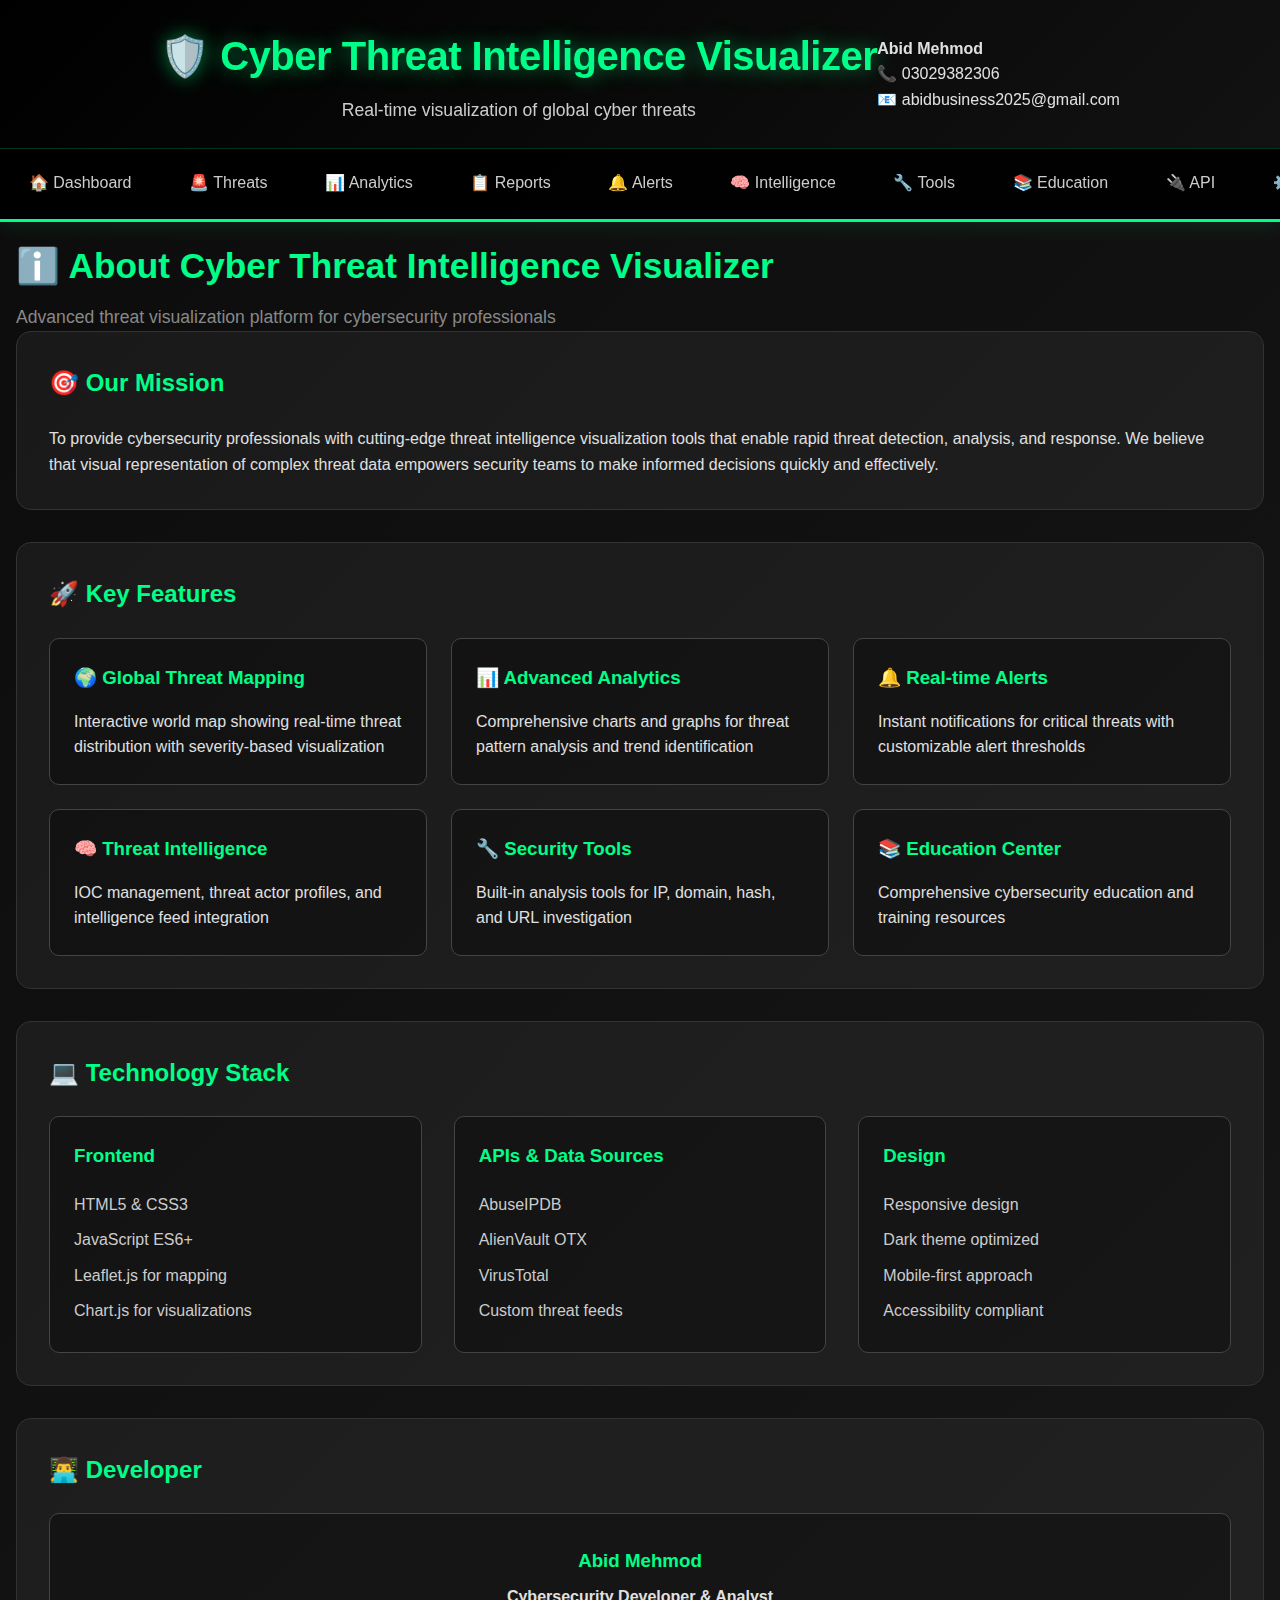
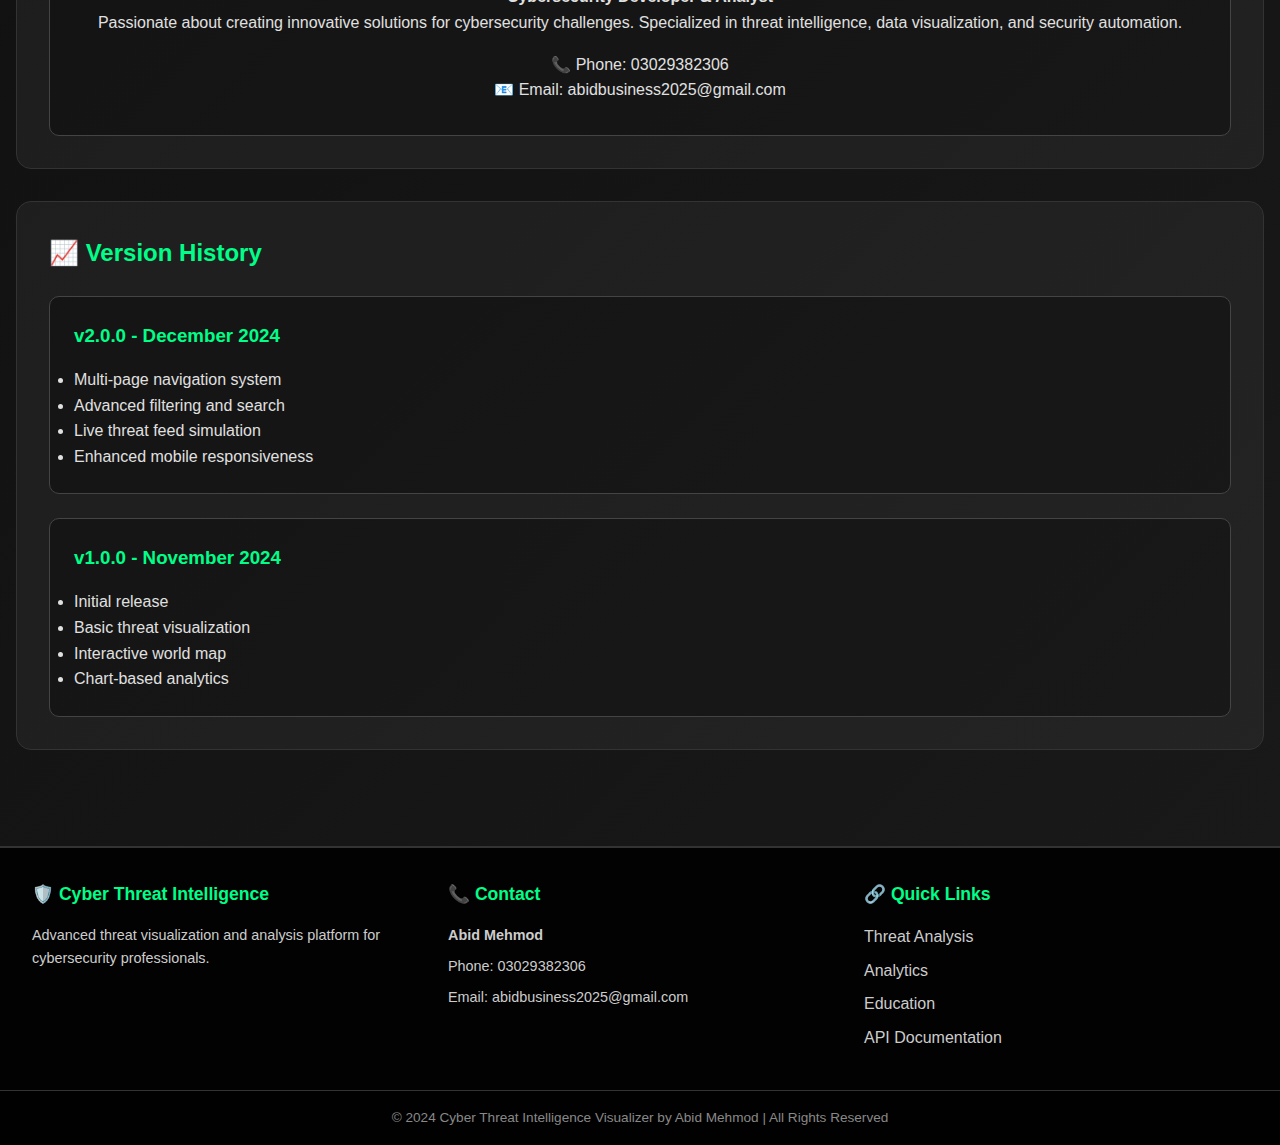
<file: about.html>
<!DOCTYPE html>
<html lang="en">
<head>
    <meta charset="UTF-8">
    <meta name="viewport" content="width=device-width, initial-scale=1.0">
    <title>About - Cyber Threat Intelligence</title>
    <link rel="icon" type="image/svg+xml" href="favicon.svg">
    <link rel="stylesheet" href="styles.css">
</head>
<body>
    <header class="site-header">
        <div class="header-top">
            <div class="logo">
                <h1>🛡️ Cyber Threat Intelligence Visualizer</h1>
                <p>Real-time visualization of global cyber threats</p>
            </div>
            <div class="contact-info">
                <p><strong>Abid Mehmod</strong></p>
                <p>📞 03029382306</p>
                <p>📧 abidbusiness2025@gmail.com</p>
            </div>
        </div>
        <nav class="navbar">
            <ul class="nav-menu">
                <li><a href="index.html">🏠 Dashboard</a></li>
                <li><a href="threats.html">🚨 Threats</a></li>
                <li><a href="analytics.html">📊 Analytics</a></li>
                <li><a href="reports.html">📋 Reports</a></li>
                <li><a href="alerts.html">🔔 Alerts</a></li>
                <li><a href="intelligence.html">🧠 Intelligence</a></li>
                <li><a href="tools.html">🔧 Tools</a></li>
                <li><a href="education.html">📚 Education</a></li>
                <li><a href="api.html">🔌 API</a></li>
                <li><a href="settings.html">⚙️ Settings</a></li>
                <li><a href="about.html" class="active">ℹ️ About</a></li>
                <li><a href="contact.html">📞 Contact</a></li>
            </ul>
        </nav>
    </header>

    <main>
        <section class="page-header">
            <h1>ℹ️ About Cyber Threat Intelligence Visualizer</h1>
            <p>Advanced threat visualization platform for cybersecurity professionals</p>
        </section>

        <section class="about-content">
            <div class="about-section">
                <h2>🎯 Our Mission</h2>
                <p>To provide cybersecurity professionals with cutting-edge threat intelligence visualization tools that enable rapid threat detection, analysis, and response. We believe that visual representation of complex threat data empowers security teams to make informed decisions quickly and effectively.</p>
            </div>

            <div class="about-section">
                <h2>🚀 Key Features</h2>
                <div class="features-grid">
                    <div class="feature-item">
                        <h3>🌍 Global Threat Mapping</h3>
                        <p>Interactive world map showing real-time threat distribution with severity-based visualization</p>
                    </div>
                    <div class="feature-item">
                        <h3>📊 Advanced Analytics</h3>
                        <p>Comprehensive charts and graphs for threat pattern analysis and trend identification</p>
                    </div>
                    <div class="feature-item">
                        <h3>🔔 Real-time Alerts</h3>
                        <p>Instant notifications for critical threats with customizable alert thresholds</p>
                    </div>
                    <div class="feature-item">
                        <h3>🧠 Threat Intelligence</h3>
                        <p>IOC management, threat actor profiles, and intelligence feed integration</p>
                    </div>
                    <div class="feature-item">
                        <h3>🔧 Security Tools</h3>
                        <p>Built-in analysis tools for IP, domain, hash, and URL investigation</p>
                    </div>
                    <div class="feature-item">
                        <h3>📚 Education Center</h3>
                        <p>Comprehensive cybersecurity education and training resources</p>
                    </div>
                </div>
            </div>

            <div class="about-section">
                <h2>💻 Technology Stack</h2>
                <div class="tech-stack">
                    <div class="tech-category">
                        <h3>Frontend</h3>
                        <ul>
                            <li>HTML5 & CSS3</li>
                            <li>JavaScript ES6+</li>
                            <li>Leaflet.js for mapping</li>
                            <li>Chart.js for visualizations</li>
                        </ul>
                    </div>
                    <div class="tech-category">
                        <h3>APIs & Data Sources</h3>
                        <ul>
                            <li>AbuseIPDB</li>
                            <li>AlienVault OTX</li>
                            <li>VirusTotal</li>
                            <li>Custom threat feeds</li>
                        </ul>
                    </div>
                    <div class="tech-category">
                        <h3>Design</h3>
                        <ul>
                            <li>Responsive design</li>
                            <li>Dark theme optimized</li>
                            <li>Mobile-first approach</li>
                            <li>Accessibility compliant</li>
                        </ul>
                    </div>
                </div>
            </div>

            <div class="about-section">
                <h2>👨‍💻 Developer</h2>
                <div class="developer-info">
                    <div class="developer-card">
                        <h3>Abid Mehmod</h3>
                        <p><strong>Cybersecurity Developer & Analyst</strong></p>
                        <p>Passionate about creating innovative solutions for cybersecurity challenges. Specialized in threat intelligence, data visualization, and security automation.</p>
                        <div class="developer-contact">
                            <p>📞 Phone: 03029382306</p>
                            <p>📧 Email: abidbusiness2025@gmail.com</p>
                        </div>
                    </div>
                </div>
            </div>

            <div class="about-section">
                <h2>📈 Version History</h2>
                <div class="version-history">
                    <div class="version-item">
                        <h3>v2.0.0 - December 2024</h3>
                        <ul>
                            <li>Multi-page navigation system</li>
                            <li>Advanced filtering and search</li>
                            <li>Live threat feed simulation</li>
                            <li>Enhanced mobile responsiveness</li>
                        </ul>
                    </div>
                    <div class="version-item">
                        <h3>v1.0.0 - November 2024</h3>
                        <ul>
                            <li>Initial release</li>
                            <li>Basic threat visualization</li>
                            <li>Interactive world map</li>
                            <li>Chart-based analytics</li>
                        </ul>
                    </div>
                </div>
            </div>
        </section>
    </main>

    <footer class="site-footer">
        <div class="footer-content">
            <div class="footer-section">
                <h3>🛡️ Cyber Threat Intelligence</h3>
                <p>Advanced threat visualization and analysis platform for cybersecurity professionals.</p>
            </div>
            <div class="footer-section">
                <h3>📞 Contact</h3>
                <p><strong>Abid Mehmod</strong></p>
                <p>Phone: 03029382306</p>
                <p>Email: abidbusiness2025@gmail.com</p>
            </div>
            <div class="footer-section">
                <h3>🔗 Quick Links</h3>
                <ul>
                    <li><a href="threats.html">Threat Analysis</a></li>
                    <li><a href="analytics.html">Analytics</a></li>
                    <li><a href="education.html">Education</a></li>
                    <li><a href="api.html">API Documentation</a></li>
                </ul>
            </div>
        </div>
        <div class="footer-bottom">
            <p>&copy; 2024 Cyber Threat Intelligence Visualizer by Abid Mehmod | All Rights Reserved</p>
        </div>
    </footer>
</body>
</html>
</file>
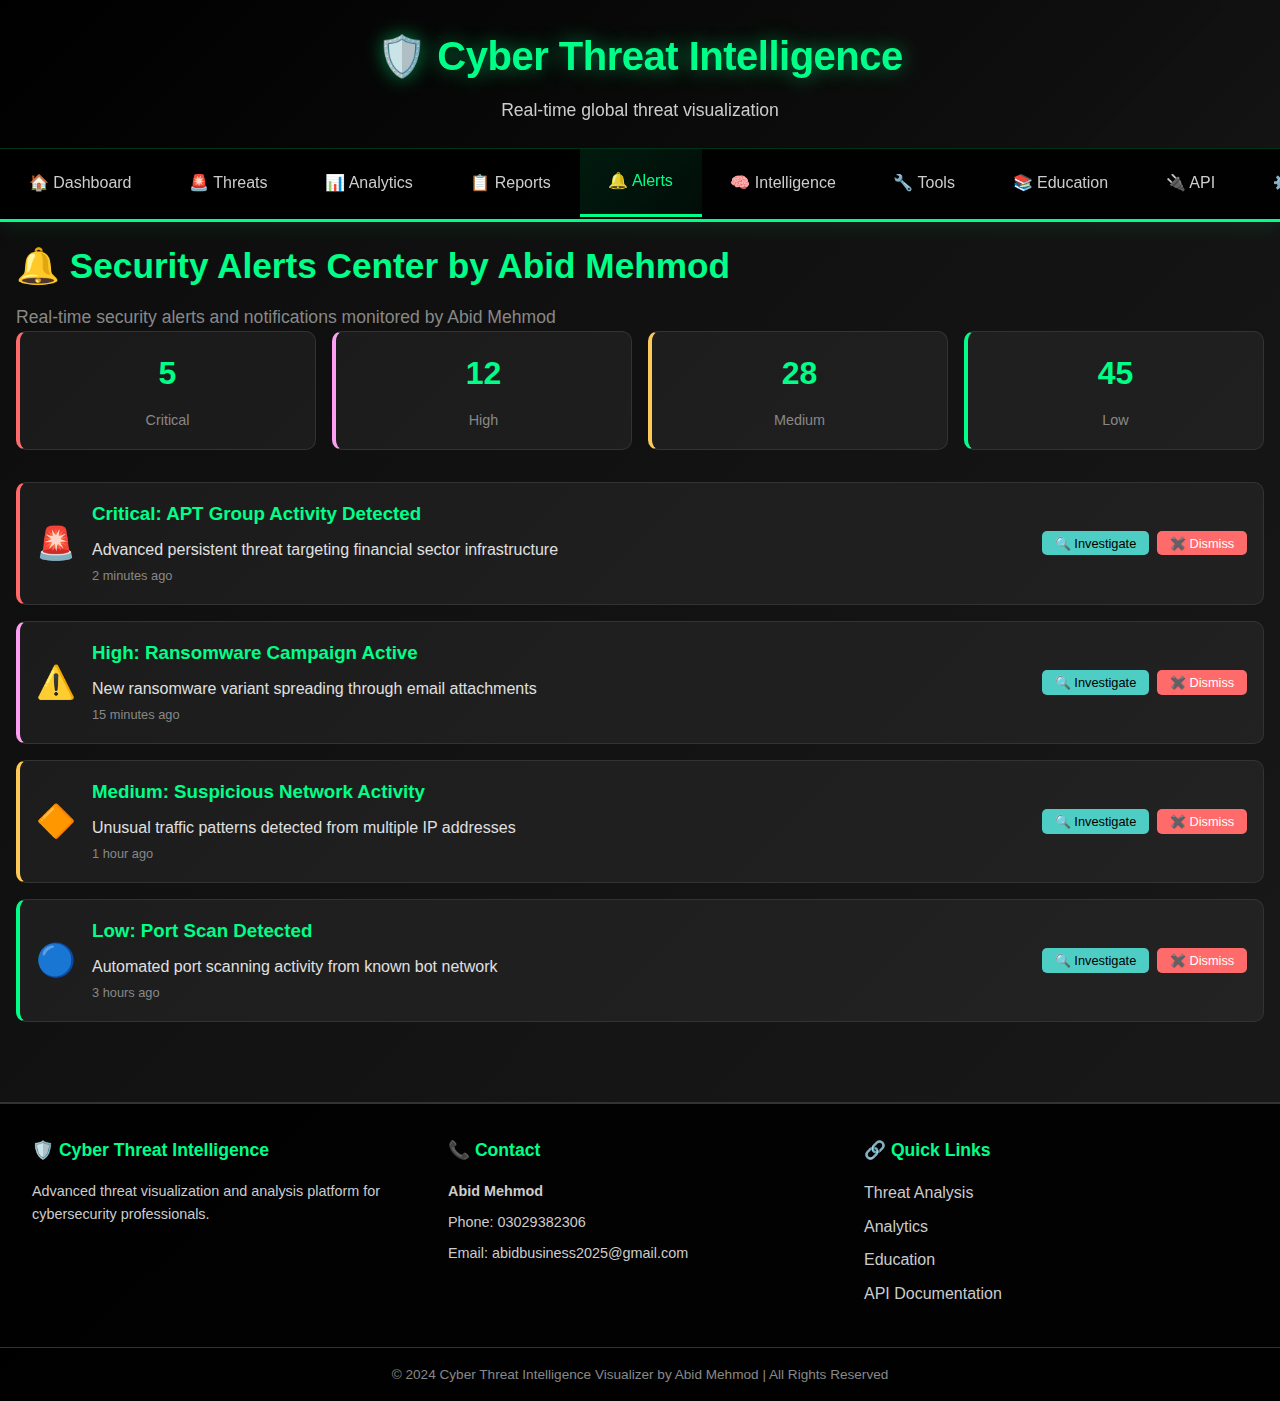
<file: alerts.html>
<!DOCTYPE html>
<html lang="en">
<head>
    <meta charset="UTF-8">
    <meta name="viewport" content="width=device-width, initial-scale=1.0">
    <title>Alerts - Cyber Threat Intelligence</title>
    <link rel="icon" type="image/svg+xml" href="favicon.svg">
    <link rel="stylesheet" href="styles.css">
</head>
<body>
    <header class="site-header">
        <div class="header-top">
            <div class="logo">
                <h1>🛡️ Cyber Threat Intelligence</h1>
                <p>Real-time global threat visualization</p>
            </div>

        </div>
        <nav class="navbar">
            <ul class="nav-menu">
                <li><a href="index.html">🏠 Dashboard</a></li>
                <li><a href="threats.html">🚨 Threats</a></li>
                <li><a href="analytics.html">📊 Analytics</a></li>
                <li><a href="reports.html">📋 Reports</a></li>
                <li><a href="alerts.html" class="active">🔔 Alerts</a></li>
                <li><a href="intelligence.html">🧠 Intelligence</a></li>
                <li><a href="tools.html">🔧 Tools</a></li>
                <li><a href="education.html">📚 Education</a></li>
                <li><a href="api.html">🔌 API</a></li>
                <li><a href="settings.html">⚙️ Settings</a></li>
                <li><a href="about.html">ℹ️ About</a></li>
                <li><a href="contact.html">📞 Contact</a></li>
            </ul>
        </nav>
    </header>

    <main>
        <section class="page-header">
            <h1>🔔 Security Alerts Center by Abid Mehmod</h1>
            <p>Real-time security alerts and notifications monitored by Abid Mehmod</p>
        </section>

        <section class="alert-summary">
            <div class="alert-stats">
                <div class="alert-stat critical">
                    <span class="stat-number">5</span>
                    <span class="stat-label">Critical</span>
                </div>
                <div class="alert-stat high">
                    <span class="stat-number">12</span>
                    <span class="stat-label">High</span>
                </div>
                <div class="alert-stat medium">
                    <span class="stat-number">28</span>
                    <span class="stat-label">Medium</span>
                </div>
                <div class="alert-stat low">
                    <span class="stat-number">45</span>
                    <span class="stat-label">Low</span>
                </div>
            </div>
        </section>

        <section class="alerts-list">
            <div class="alert-item critical">
                <div class="alert-icon">🚨</div>
                <div class="alert-content">
                    <h3>Critical: APT Group Activity Detected</h3>
                    <p>Advanced persistent threat targeting financial sector infrastructure</p>
                    <span class="alert-time">2 minutes ago</span>
                </div>
                <div class="alert-actions">
                    <button class="btn-investigate">🔍 Investigate</button>
                    <button class="btn-dismiss">✖️ Dismiss</button>
                </div>
            </div>

            <div class="alert-item high">
                <div class="alert-icon">⚠️</div>
                <div class="alert-content">
                    <h3>High: Ransomware Campaign Active</h3>
                    <p>New ransomware variant spreading through email attachments</p>
                    <span class="alert-time">15 minutes ago</span>
                </div>
                <div class="alert-actions">
                    <button class="btn-investigate">🔍 Investigate</button>
                    <button class="btn-dismiss">✖️ Dismiss</button>
                </div>
            </div>

            <div class="alert-item medium">
                <div class="alert-icon">🔶</div>
                <div class="alert-content">
                    <h3>Medium: Suspicious Network Activity</h3>
                    <p>Unusual traffic patterns detected from multiple IP addresses</p>
                    <span class="alert-time">1 hour ago</span>
                </div>
                <div class="alert-actions">
                    <button class="btn-investigate">🔍 Investigate</button>
                    <button class="btn-dismiss">✖️ Dismiss</button>
                </div>
            </div>

            <div class="alert-item low">
                <div class="alert-icon">🔵</div>
                <div class="alert-content">
                    <h3>Low: Port Scan Detected</h3>
                    <p>Automated port scanning activity from known bot network</p>
                    <span class="alert-time">3 hours ago</span>
                </div>
                <div class="alert-actions">
                    <button class="btn-investigate">🔍 Investigate</button>
                    <button class="btn-dismiss">✖️ Dismiss</button>
                </div>
            </div>
        </section>
    </main>

    <footer class="site-footer">
        <div class="footer-content">
            <div class="footer-section">
                <h3>🛡️ Cyber Threat Intelligence</h3>
                <p>Advanced threat visualization and analysis platform for cybersecurity professionals.</p>
            </div>
            <div class="footer-section">
                <h3>📞 Contact</h3>
                <p><strong>Abid Mehmod</strong></p>
                <p>Phone: 03029382306</p>
                <p>Email: abidbusiness2025@gmail.com</p>
            </div>
            <div class="footer-section">
                <h3>🔗 Quick Links</h3>
                <ul>
                    <li><a href="threats.html">Threat Analysis</a></li>
                    <li><a href="analytics.html">Analytics</a></li>
                    <li><a href="education.html">Education</a></li>
                    <li><a href="api.html">API Documentation</a></li>
                </ul>
            </div>
        </div>
        <div class="footer-bottom">
            <p>&copy; 2024 Cyber Threat Intelligence Visualizer by Abid Mehmod | All Rights Reserved</p>
        </div>
    </footer>

    <script>
        document.querySelectorAll('.btn-investigate').forEach(btn => {
            btn.onclick = () => {
                alert('Opening investigation panel - Abid Mehmod Security System');
                btn.closest('.alert-item').style.opacity = '0.7';
            };
        });
        
        document.querySelectorAll('.btn-dismiss').forEach(btn => {
            btn.onclick = () => {
                if(confirm('Dismiss this alert? - Abid Mehmod Alert System')) {
                    btn.closest('.alert-item').style.display = 'none';
                }
            };
        });
    </script>
</body>
</html>
</file>
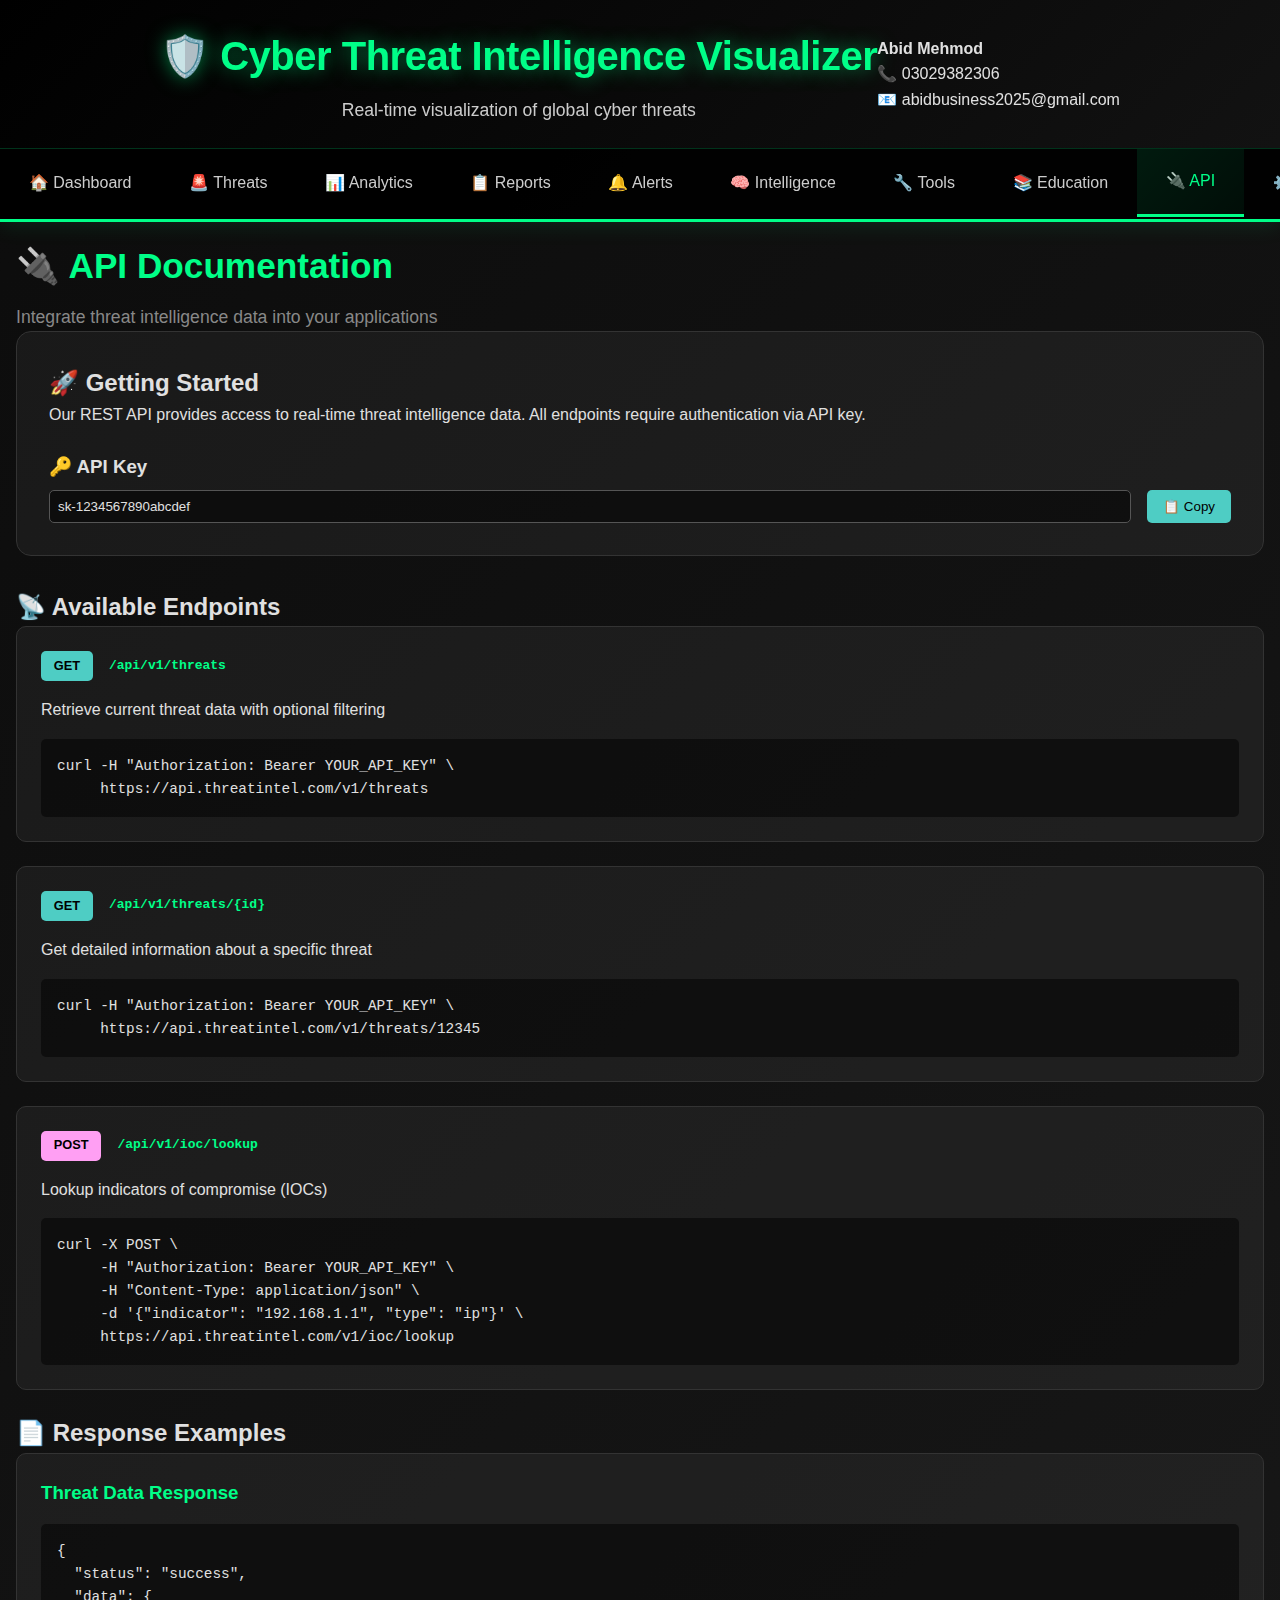
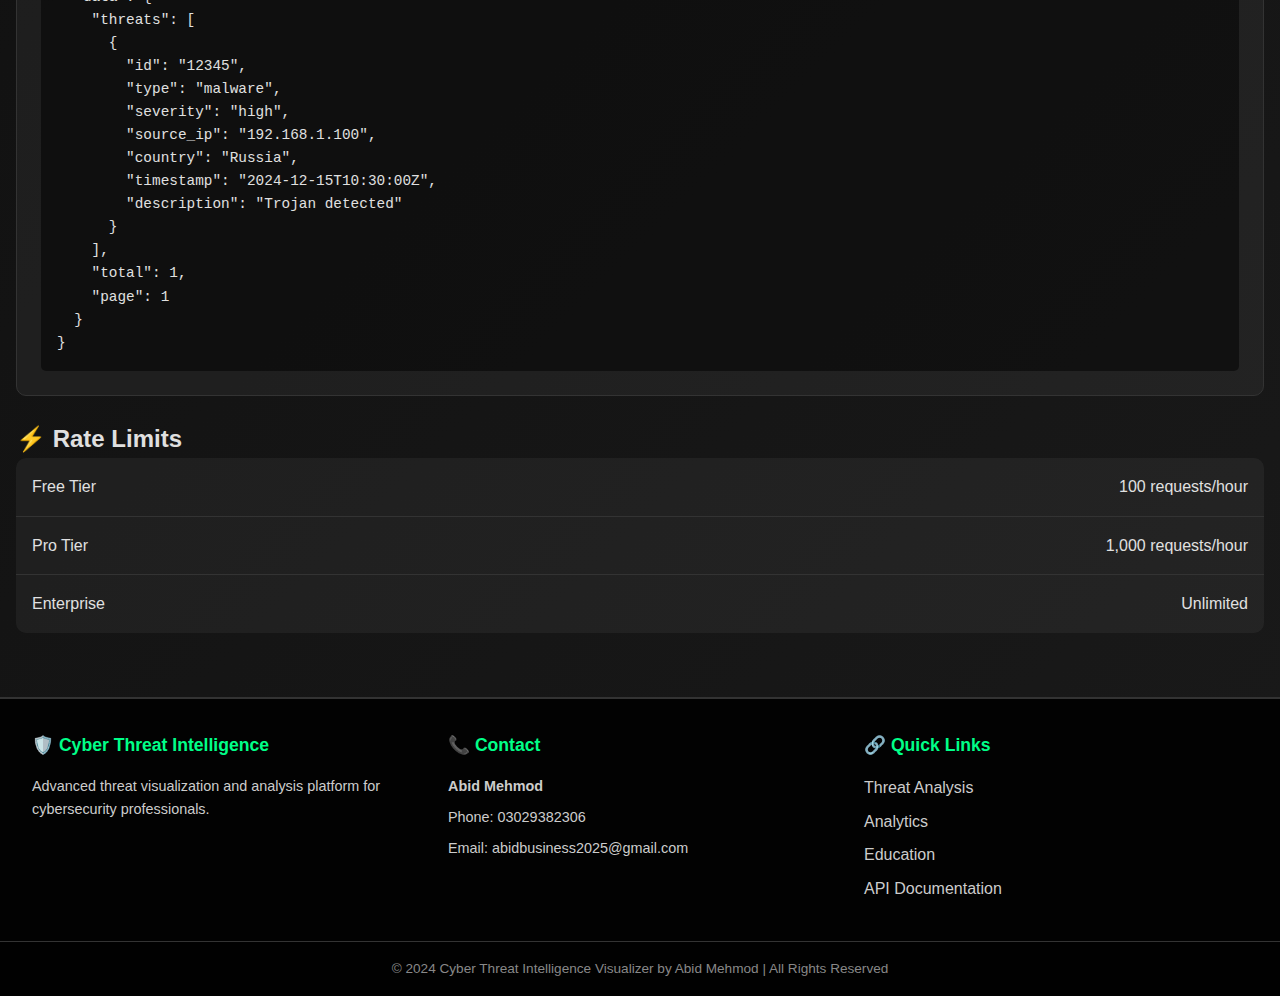
<file: api.html>
<!DOCTYPE html>
<html lang="en">
<head>
    <meta charset="UTF-8">
    <meta name="viewport" content="width=device-width, initial-scale=1.0">
    <title>API Documentation - Cyber Threat Intelligence</title>
    <link rel="icon" type="image/svg+xml" href="favicon.svg">
    <link rel="stylesheet" href="styles.css">
</head>
<body>
    <header class="site-header">
        <div class="header-top">
            <div class="logo">
                <h1>🛡️ Cyber Threat Intelligence Visualizer</h1>
                <p>Real-time visualization of global cyber threats</p>
            </div>
            <div class="contact-info">
                <p><strong>Abid Mehmod</strong></p>
                <p>📞 03029382306</p>
                <p>📧 abidbusiness2025@gmail.com</p>
            </div>
        </div>
        <nav class="navbar">
            <ul class="nav-menu">
                <li><a href="index.html">🏠 Dashboard</a></li>
                <li><a href="threats.html">🚨 Threats</a></li>
                <li><a href="analytics.html">📊 Analytics</a></li>
                <li><a href="reports.html">📋 Reports</a></li>
                <li><a href="alerts.html">🔔 Alerts</a></li>
                <li><a href="intelligence.html">🧠 Intelligence</a></li>
                <li><a href="tools.html">🔧 Tools</a></li>
                <li><a href="education.html">📚 Education</a></li>
                <li><a href="api.html" class="active">🔌 API</a></li>
                <li><a href="settings.html">⚙️ Settings</a></li>
                <li><a href="about.html">ℹ️ About</a></li>
                <li><a href="contact.html">📞 Contact</a></li>
            </ul>
        </nav>
    </header>

    <main>
        <section class="page-header">
            <h1>🔌 API Documentation</h1>
            <p>Integrate threat intelligence data into your applications</p>
        </section>

        <section class="api-overview">
            <div class="api-info">
                <h2>🚀 Getting Started</h2>
                <p>Our REST API provides access to real-time threat intelligence data. All endpoints require authentication via API key.</p>
                <div class="api-key-section">
                    <h3>🔑 API Key</h3>
                    <div class="key-input">
                        <input type="text" value="sk-1234567890abcdef" readonly>
                        <button class="btn-copy">📋 Copy</button>
                    </div>
                </div>
            </div>
        </section>

        <section class="api-endpoints">
            <h2>📡 Available Endpoints</h2>
            
            <div class="endpoint-card">
                <div class="endpoint-header">
                    <span class="method get">GET</span>
                    <span class="url">/api/v1/threats</span>
                </div>
                <p>Retrieve current threat data with optional filtering</p>
                <div class="code-block">
                    <pre><code>curl -H "Authorization: Bearer YOUR_API_KEY" \
     https://api.threatintel.com/v1/threats</code></pre>
                </div>
            </div>

            <div class="endpoint-card">
                <div class="endpoint-header">
                    <span class="method get">GET</span>
                    <span class="url">/api/v1/threats/{id}</span>
                </div>
                <p>Get detailed information about a specific threat</p>
                <div class="code-block">
                    <pre><code>curl -H "Authorization: Bearer YOUR_API_KEY" \
     https://api.threatintel.com/v1/threats/12345</code></pre>
                </div>
            </div>

            <div class="endpoint-card">
                <div class="endpoint-header">
                    <span class="method post">POST</span>
                    <span class="url">/api/v1/ioc/lookup</span>
                </div>
                <p>Lookup indicators of compromise (IOCs)</p>
                <div class="code-block">
                    <pre><code>curl -X POST \
     -H "Authorization: Bearer YOUR_API_KEY" \
     -H "Content-Type: application/json" \
     -d '{"indicator": "192.168.1.1", "type": "ip"}' \
     https://api.threatintel.com/v1/ioc/lookup</code></pre>
                </div>
            </div>
        </section>

        <section class="response-examples">
            <h2>📄 Response Examples</h2>
            <div class="example-card">
                <h3>Threat Data Response</h3>
                <div class="code-block">
                    <pre><code>{
  "status": "success",
  "data": {
    "threats": [
      {
        "id": "12345",
        "type": "malware",
        "severity": "high",
        "source_ip": "192.168.1.100",
        "country": "Russia",
        "timestamp": "2024-12-15T10:30:00Z",
        "description": "Trojan detected"
      }
    ],
    "total": 1,
    "page": 1
  }
}</code></pre>
                </div>
            </div>
        </section>

        <section class="rate-limits">
            <h2>⚡ Rate Limits</h2>
            <div class="limits-table">
                <div class="limit-row">
                    <span>Free Tier</span>
                    <span>100 requests/hour</span>
                </div>
                <div class="limit-row">
                    <span>Pro Tier</span>
                    <span>1,000 requests/hour</span>
                </div>
                <div class="limit-row">
                    <span>Enterprise</span>
                    <span>Unlimited</span>
                </div>
            </div>
        </section>
    </main>

    <footer class="site-footer">
        <div class="footer-content">
            <div class="footer-section">
                <h3>🛡️ Cyber Threat Intelligence</h3>
                <p>Advanced threat visualization and analysis platform for cybersecurity professionals.</p>
            </div>
            <div class="footer-section">
                <h3>📞 Contact</h3>
                <p><strong>Abid Mehmod</strong></p>
                <p>Phone: 03029382306</p>
                <p>Email: abidbusiness2025@gmail.com</p>
            </div>
            <div class="footer-section">
                <h3>🔗 Quick Links</h3>
                <ul>
                    <li><a href="threats.html">Threat Analysis</a></li>
                    <li><a href="analytics.html">Analytics</a></li>
                    <li><a href="education.html">Education</a></li>
                    <li><a href="api.html">API Documentation</a></li>
                </ul>
            </div>
        </div>
        <div class="footer-bottom">
            <p>&copy; 2024 Cyber Threat Intelligence Visualizer by Abid Mehmod | All Rights Reserved</p>
        </div>
    </footer>
</body>
</html>
</file>
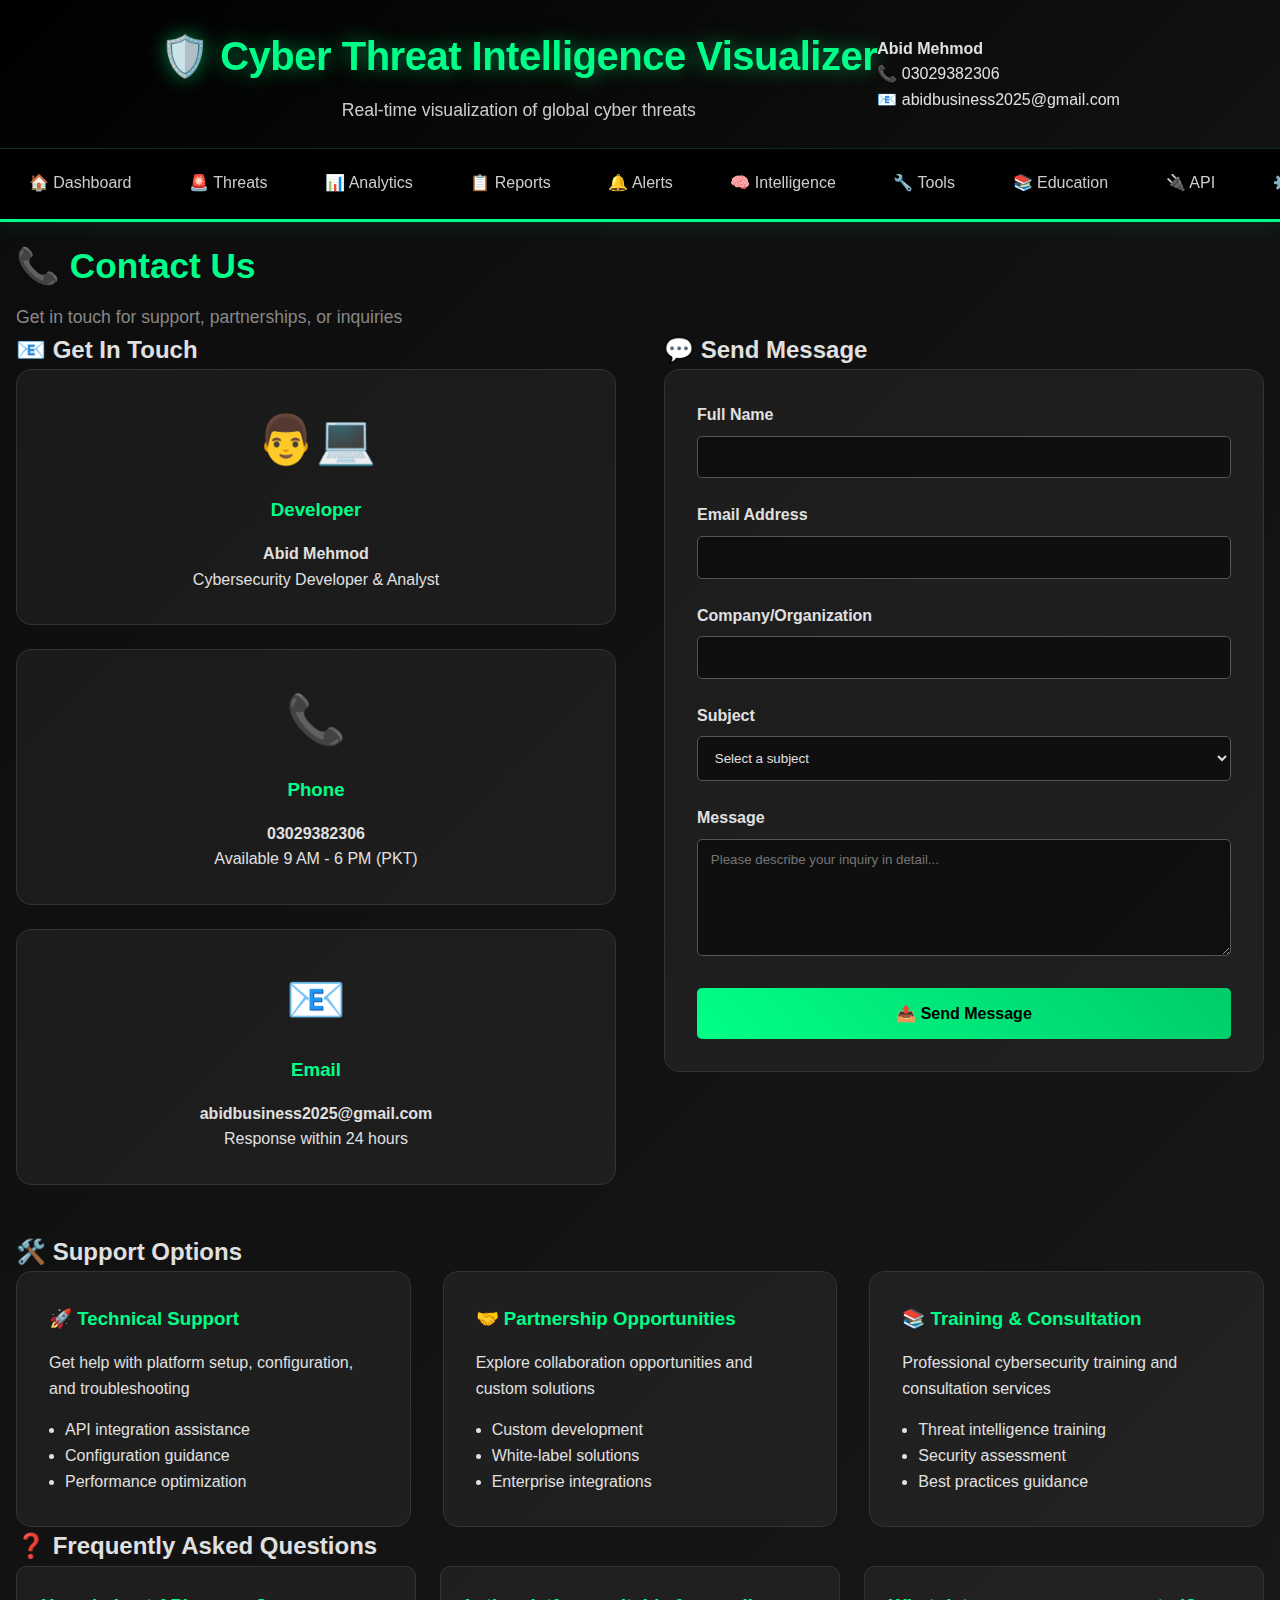
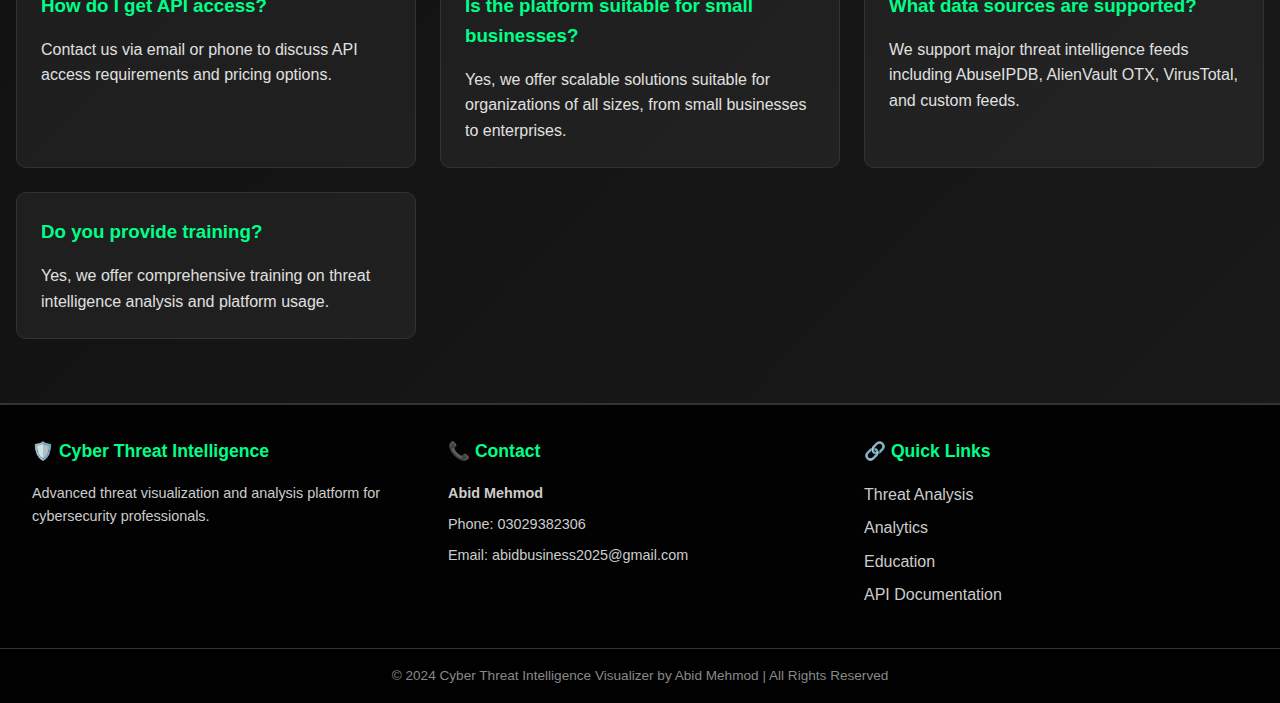
<file: contact.html>
<!DOCTYPE html>
<html lang="en">
<head>
    <meta charset="UTF-8">
    <meta name="viewport" content="width=device-width, initial-scale=1.0">
    <title>Contact - Cyber Threat Intelligence</title>
    <link rel="icon" type="image/svg+xml" href="favicon.svg">
    <link rel="stylesheet" href="styles.css">
</head>
<body>
    <header class="site-header">
        <div class="header-top">
            <div class="logo">
                <h1>🛡️ Cyber Threat Intelligence Visualizer</h1>
                <p>Real-time visualization of global cyber threats</p>
            </div>
            <div class="contact-info">
                <p><strong>Abid Mehmod</strong></p>
                <p>📞 03029382306</p>
                <p>📧 abidbusiness2025@gmail.com</p>
            </div>
        </div>
        <nav class="navbar">
            <ul class="nav-menu">
                <li><a href="index.html">🏠 Dashboard</a></li>
                <li><a href="threats.html">🚨 Threats</a></li>
                <li><a href="analytics.html">📊 Analytics</a></li>
                <li><a href="reports.html">📋 Reports</a></li>
                <li><a href="alerts.html">🔔 Alerts</a></li>
                <li><a href="intelligence.html">🧠 Intelligence</a></li>
                <li><a href="tools.html">🔧 Tools</a></li>
                <li><a href="education.html">📚 Education</a></li>
                <li><a href="api.html">🔌 API</a></li>
                <li><a href="settings.html">⚙️ Settings</a></li>
                <li><a href="about.html">ℹ️ About</a></li>
                <li><a href="contact.html" class="active">📞 Contact</a></li>
            </ul>
        </nav>
    </header>

    <main>
        <section class="page-header">
            <h1>📞 Contact Us</h1>
            <p>Get in touch for support, partnerships, or inquiries</p>
        </section>

        <section class="contact-container">
            <div class="contact-info-section">
                <h2>📧 Get In Touch</h2>
                <div class="contact-cards">
                    <div class="contact-card">
                        <div class="contact-icon">👨💻</div>
                        <h3>Developer</h3>
                        <p><strong>Abid Mehmod</strong></p>
                        <p>Cybersecurity Developer & Analyst</p>
                    </div>
                    
                    <div class="contact-card">
                        <div class="contact-icon">📞</div>
                        <h3>Phone</h3>
                        <p><strong>03029382306</strong></p>
                        <p>Available 9 AM - 6 PM (PKT)</p>
                    </div>
                    
                    <div class="contact-card">
                        <div class="contact-icon">📧</div>
                        <h3>Email</h3>
                        <p><strong>abidbusiness2025@gmail.com</strong></p>
                        <p>Response within 24 hours</p>
                    </div>
                </div>
            </div>

            <div class="contact-form-section">
                <h2>💬 Send Message</h2>
                <form class="contact-form">
                    <div class="form-group">
                        <label for="name">Full Name</label>
                        <input type="text" id="name" name="name" required>
                    </div>
                    
                    <div class="form-group">
                        <label for="email">Email Address</label>
                        <input type="email" id="email" name="email" required>
                    </div>
                    
                    <div class="form-group">
                        <label for="company">Company/Organization</label>
                        <input type="text" id="company" name="company">
                    </div>
                    
                    <div class="form-group">
                        <label for="subject">Subject</label>
                        <select id="subject" name="subject" required>
                            <option value="">Select a subject</option>
                            <option value="support">Technical Support</option>
                            <option value="partnership">Partnership Inquiry</option>
                            <option value="feature">Feature Request</option>
                            <option value="bug">Bug Report</option>
                            <option value="general">General Inquiry</option>
                        </select>
                    </div>
                    
                    <div class="form-group">
                        <label for="message">Message</label>
                        <textarea id="message" name="message" rows="6" required placeholder="Please describe your inquiry in detail..."></textarea>
                    </div>
                    
                    <button type="submit" class="btn-submit">📤 Send Message</button>
                </form>
            </div>
        </section>

        <section class="support-section">
            <h2>🛠️ Support Options</h2>
            <div class="support-grid">
                <div class="support-item">
                    <h3>🚀 Technical Support</h3>
                    <p>Get help with platform setup, configuration, and troubleshooting</p>
                    <ul>
                        <li>API integration assistance</li>
                        <li>Configuration guidance</li>
                        <li>Performance optimization</li>
                    </ul>
                </div>
                
                <div class="support-item">
                    <h3>🤝 Partnership Opportunities</h3>
                    <p>Explore collaboration opportunities and custom solutions</p>
                    <ul>
                        <li>Custom development</li>
                        <li>White-label solutions</li>
                        <li>Enterprise integrations</li>
                    </ul>
                </div>
                
                <div class="support-item">
                    <h3>📚 Training & Consultation</h3>
                    <p>Professional cybersecurity training and consultation services</p>
                    <ul>
                        <li>Threat intelligence training</li>
                        <li>Security assessment</li>
                        <li>Best practices guidance</li>
                    </ul>
                </div>
            </div>
        </section>

        <section class="faq-section">
            <h2>❓ Frequently Asked Questions</h2>
            <div class="faq-grid">
                <div class="faq-item">
                    <h3>How do I get API access?</h3>
                    <p>Contact us via email or phone to discuss API access requirements and pricing options.</p>
                </div>
                
                <div class="faq-item">
                    <h3>Is the platform suitable for small businesses?</h3>
                    <p>Yes, we offer scalable solutions suitable for organizations of all sizes, from small businesses to enterprises.</p>
                </div>
                
                <div class="faq-item">
                    <h3>What data sources are supported?</h3>
                    <p>We support major threat intelligence feeds including AbuseIPDB, AlienVault OTX, VirusTotal, and custom feeds.</p>
                </div>
                
                <div class="faq-item">
                    <h3>Do you provide training?</h3>
                    <p>Yes, we offer comprehensive training on threat intelligence analysis and platform usage.</p>
                </div>
            </div>
        </section>
    </main>

    <footer class="site-footer">
        <div class="footer-content">
            <div class="footer-section">
                <h3>🛡️ Cyber Threat Intelligence</h3>
                <p>Advanced threat visualization and analysis platform for cybersecurity professionals.</p>
            </div>
            <div class="footer-section">
                <h3>📞 Contact</h3>
                <p><strong>Abid Mehmod</strong></p>
                <p>Phone: 03029382306</p>
                <p>Email: abidbusiness2025@gmail.com</p>
            </div>
            <div class="footer-section">
                <h3>🔗 Quick Links</h3>
                <ul>
                    <li><a href="threats.html">Threat Analysis</a></li>
                    <li><a href="analytics.html">Analytics</a></li>
                    <li><a href="education.html">Education</a></li>
                    <li><a href="api.html">API Documentation</a></li>
                </ul>
            </div>
        </div>
        <div class="footer-bottom">
            <p>&copy; 2024 Cyber Threat Intelligence Visualizer by Abid Mehmod | All Rights Reserved</p>
        </div>
    </footer>

    <script>
        // Contact form handling
        document.querySelector('.contact-form').addEventListener('submit', function(e) {
            e.preventDefault();
            alert('Thank you for contacting Abid Mehmod! We will get back to you within 24 hours.');
            this.reset();
        });
    </script>
</body>
</html>
</file>
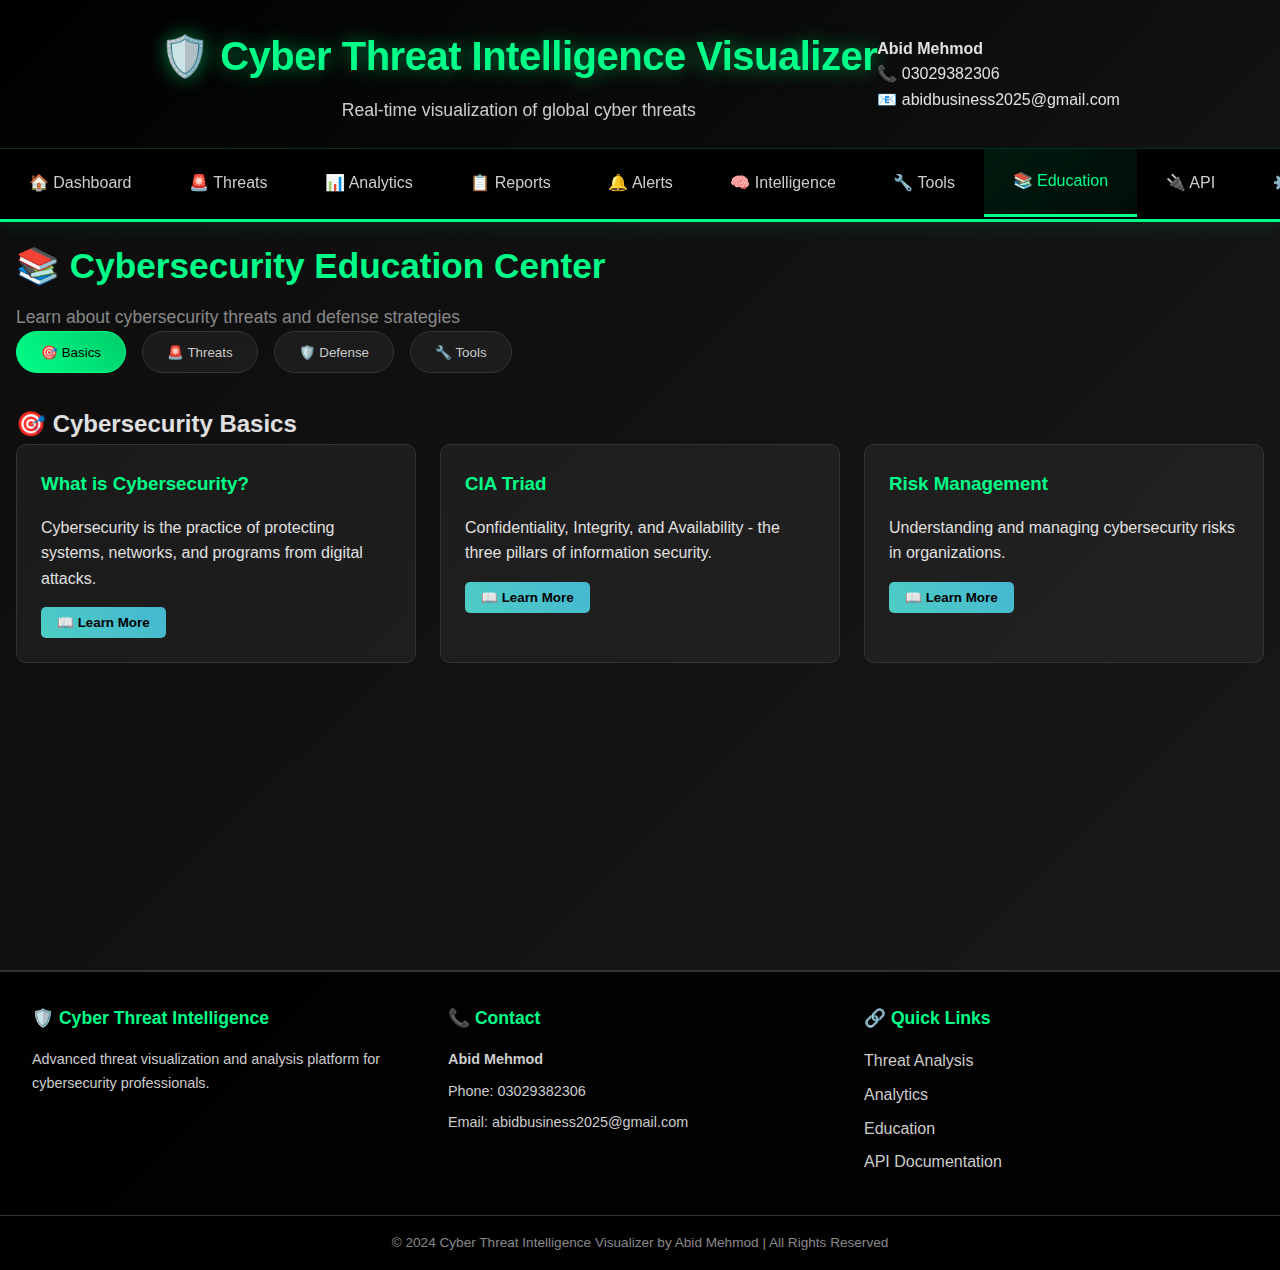
<file: education.html>
<!DOCTYPE html>
<html lang="en">
<head>
    <meta charset="UTF-8">
    <meta name="viewport" content="width=device-width, initial-scale=1.0">
    <title>Education - Cyber Threat Intelligence</title>
    <link rel="icon" type="image/svg+xml" href="favicon.svg">
    <link rel="stylesheet" href="styles.css">
</head>
<body>
    <header class="site-header">
        <div class="header-top">
            <div class="logo">
                <h1>🛡️ Cyber Threat Intelligence Visualizer</h1>
                <p>Real-time visualization of global cyber threats</p>
            </div>
            <div class="contact-info">
                <p><strong>Abid Mehmod</strong></p>
                <p>📞 03029382306</p>
                <p>📧 abidbusiness2025@gmail.com</p>
            </div>
        </div>
        <nav class="navbar">
            <ul class="nav-menu">
                <li><a href="index.html">🏠 Dashboard</a></li>
                <li><a href="threats.html">🚨 Threats</a></li>
                <li><a href="analytics.html">📊 Analytics</a></li>
                <li><a href="reports.html">📋 Reports</a></li>
                <li><a href="alerts.html">🔔 Alerts</a></li>
                <li><a href="intelligence.html">🧠 Intelligence</a></li>
                <li><a href="tools.html">🔧 Tools</a></li>
                <li><a href="education.html" class="active">📚 Education</a></li>
                <li><a href="api.html">🔌 API</a></li>
                <li><a href="settings.html">⚙️ Settings</a></li>
                <li><a href="about.html">ℹ️ About</a></li>
                <li><a href="contact.html">📞 Contact</a></li>
            </ul>
        </nav>
    </header>

    <main>
        <section class="page-header">
            <h1>📚 Cybersecurity Education Center</h1>
            <p>Learn about cybersecurity threats and defense strategies</p>
        </section>

        <section class="education-categories">
            <div class="category-tabs">
                <button class="tab-btn active" data-tab="basics">🎯 Basics</button>
                <button class="tab-btn" data-tab="threats">🚨 Threats</button>
                <button class="tab-btn" data-tab="defense">🛡️ Defense</button>
                <button class="tab-btn" data-tab="tools">🔧 Tools</button>
            </div>

            <div class="tab-content active" id="basics">
                <h2>🎯 Cybersecurity Basics</h2>
                <div class="education-grid">
                    <div class="education-card">
                        <h3>What is Cybersecurity?</h3>
                        <p>Cybersecurity is the practice of protecting systems, networks, and programs from digital attacks.</p>
                        <button class="btn-learn">📖 Learn More</button>
                    </div>
                    <div class="education-card">
                        <h3>CIA Triad</h3>
                        <p>Confidentiality, Integrity, and Availability - the three pillars of information security.</p>
                        <button class="btn-learn">📖 Learn More</button>
                    </div>
                    <div class="education-card">
                        <h3>Risk Management</h3>
                        <p>Understanding and managing cybersecurity risks in organizations.</p>
                        <button class="btn-learn">📖 Learn More</button>
                    </div>
                </div>
            </div>

            <div class="tab-content" id="threats">
                <h2>🚨 Common Threats</h2>
                <div class="threat-education">
                    <div class="threat-item">
                        <h3>🦠 Malware</h3>
                        <p>Malicious software designed to damage, disrupt, or gain unauthorized access to computer systems.</p>
                        <ul>
                            <li><strong>Viruses:</strong> Self-replicating programs that attach to other files</li>
                            <li><strong>Trojans:</strong> Disguised malicious programs</li>
                            <li><strong>Ransomware:</strong> Encrypts files and demands payment</li>
                            <li><strong>Spyware:</strong> Secretly monitors user activities</li>
                        </ul>
                    </div>
                    <div class="threat-item">
                        <h3>🎣 Phishing</h3>
                        <p>Fraudulent attempts to obtain sensitive information by impersonating trustworthy entities.</p>
                        <ul>
                            <li><strong>Email Phishing:</strong> Fake emails requesting credentials</li>
                            <li><strong>Spear Phishing:</strong> Targeted attacks on specific individuals</li>
                            <li><strong>Whaling:</strong> Attacks targeting high-profile executives</li>
                        </ul>
                    </div>
                </div>
            </div>

            <div class="tab-content" id="defense">
                <h2>🛡️ Defense Strategies</h2>
                <div class="defense-strategies">
                    <div class="strategy-card">
                        <h3>🔐 Multi-Factor Authentication</h3>
                        <p>Adding extra layers of security beyond passwords</p>
                    </div>
                    <div class="strategy-card">
                        <h3>🔄 Regular Updates</h3>
                        <p>Keeping systems and software up to date with security patches</p>
                    </div>
                    <div class="strategy-card">
                        <h3>🎓 Security Training</h3>
                        <p>Educating users about security best practices</p>
                    </div>
                    <div class="strategy-card">
                        <h3>💾 Data Backup</h3>
                        <p>Regular backups to protect against data loss</p>
                    </div>
                </div>
            </div>

            <div class="tab-content" id="tools">
                <h2>🔧 Security Tools</h2>
                <div class="tools-education">
                    <div class="tool-category">
                        <h3>🔍 Detection Tools</h3>
                        <ul>
                            <li>Antivirus Software</li>
                            <li>Intrusion Detection Systems (IDS)</li>
                            <li>Security Information and Event Management (SIEM)</li>
                        </ul>
                    </div>
                    <div class="tool-category">
                        <h3>🛡️ Prevention Tools</h3>
                        <ul>
                            <li>Firewalls</li>
                            <li>VPN (Virtual Private Networks)</li>
                            <li>Access Control Systems</li>
                        </ul>
                    </div>
                </div>
            </div>
        </section>
    </main>

    <footer class="site-footer">
        <div class="footer-content">
            <div class="footer-section">
                <h3>🛡️ Cyber Threat Intelligence</h3>
                <p>Advanced threat visualization and analysis platform for cybersecurity professionals.</p>
            </div>
            <div class="footer-section">
                <h3>📞 Contact</h3>
                <p><strong>Abid Mehmod</strong></p>
                <p>Phone: 03029382306</p>
                <p>Email: abidbusiness2025@gmail.com</p>
            </div>
            <div class="footer-section">
                <h3>🔗 Quick Links</h3>
                <ul>
                    <li><a href="threats.html">Threat Analysis</a></li>
                    <li><a href="analytics.html">Analytics</a></li>
                    <li><a href="education.html">Education</a></li>
                    <li><a href="api.html">API Documentation</a></li>
                </ul>
            </div>
        </div>
        <div class="footer-bottom">
            <p>&copy; 2024 Cyber Threat Intelligence Visualizer by Abid Mehmod | All Rights Reserved</p>
        </div>
    </footer>

    <script>
        // Tab functionality
        document.querySelectorAll('.tab-btn').forEach(btn => {
            btn.addEventListener('click', () => {
                document.querySelectorAll('.tab-btn').forEach(b => b.classList.remove('active'));
                document.querySelectorAll('.tab-content').forEach(c => c.classList.remove('active'));
                
                btn.classList.add('active');
                document.getElementById(btn.dataset.tab).classList.add('active');
            });
        });
    </script>
</body>
</html>
</file>
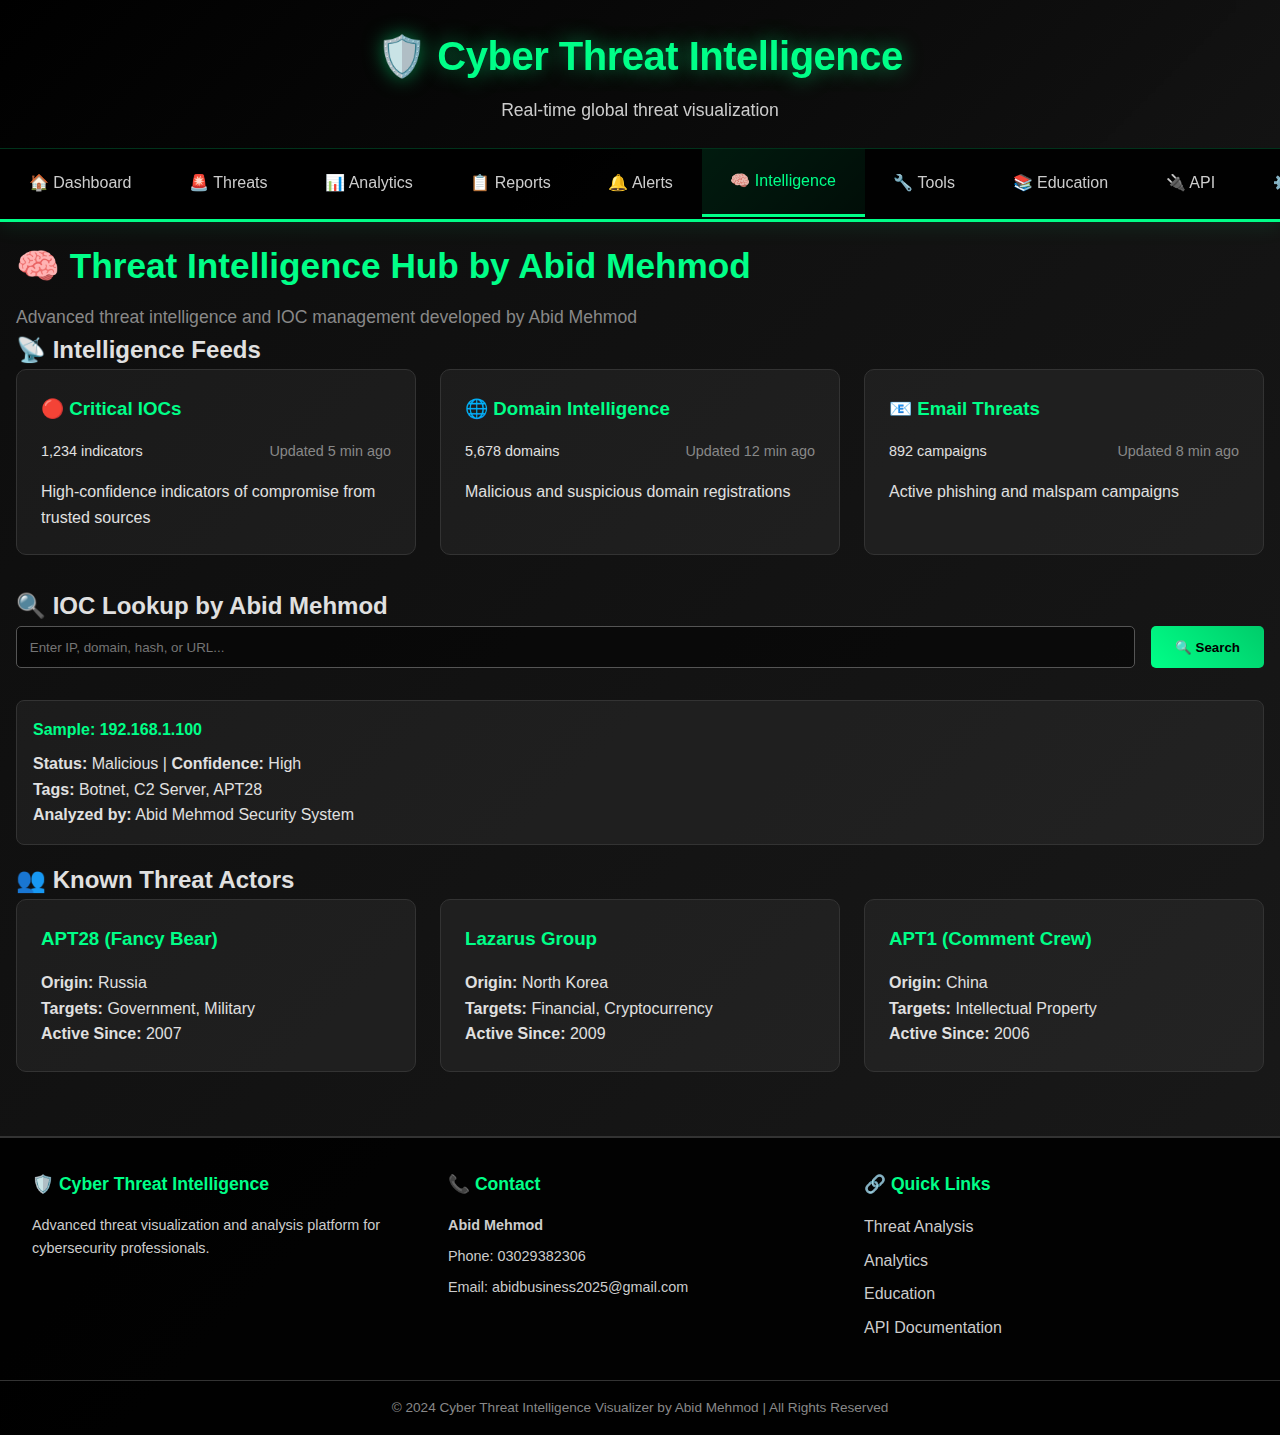
<file: intelligence.html>
<!DOCTYPE html>
<html lang="en">
<head>
    <meta charset="UTF-8">
    <meta name="viewport" content="width=device-width, initial-scale=1.0">
    <title>Intelligence - Cyber Threat Intelligence</title>
    <link rel="icon" type="image/svg+xml" href="favicon.svg">
    <link rel="stylesheet" href="styles.css">
</head>
<body>
    <header class="site-header">
        <div class="header-top">
            <div class="logo">
                <h1>🛡️ Cyber Threat Intelligence</h1>
                <p>Real-time global threat visualization</p>
            </div>

        </div>
        <nav class="navbar">
            <ul class="nav-menu">
                <li><a href="index.html">🏠 Dashboard</a></li>
                <li><a href="threats.html">🚨 Threats</a></li>
                <li><a href="analytics.html">📊 Analytics</a></li>
                <li><a href="reports.html">📋 Reports</a></li>
                <li><a href="alerts.html">🔔 Alerts</a></li>
                <li><a href="intelligence.html" class="active">🧠 Intelligence</a></li>
                <li><a href="tools.html">🔧 Tools</a></li>
                <li><a href="education.html">📚 Education</a></li>
                <li><a href="api.html">🔌 API</a></li>
                <li><a href="settings.html">⚙️ Settings</a></li>
                <li><a href="about.html">ℹ️ About</a></li>
                <li><a href="contact.html">📞 Contact</a></li>
            </ul>
        </nav>
    </header>

    <main>
        <section class="page-header">
            <h1>🧠 Threat Intelligence Hub by Abid Mehmod</h1>
            <p>Advanced threat intelligence and IOC management developed by Abid Mehmod</p>
        </section>

        <section class="intelligence-feeds">
            <h2>📡 Intelligence Feeds</h2>
            <div class="feeds-grid">
                <div class="feed-card">
                    <h3>🔴 Critical IOCs</h3>
                    <div class="feed-stats">
                        <span>1,234 indicators</span>
                        <span class="updated">Updated 5 min ago</span>
                    </div>
                    <p>High-confidence indicators of compromise from trusted sources</p>
                </div>
                <div class="feed-card">
                    <h3>🌐 Domain Intelligence</h3>
                    <div class="feed-stats">
                        <span>5,678 domains</span>
                        <span class="updated">Updated 12 min ago</span>
                    </div>
                    <p>Malicious and suspicious domain registrations</p>
                </div>
                <div class="feed-card">
                    <h3>📧 Email Threats</h3>
                    <div class="feed-stats">
                        <span>892 campaigns</span>
                        <span class="updated">Updated 8 min ago</span>
                    </div>
                    <p>Active phishing and malspam campaigns</p>
                </div>
            </div>
        </section>

        <section class="ioc-search">
            <h2>🔍 IOC Lookup by Abid Mehmod</h2>
            <div class="search-container">
                <input type="text" placeholder="Enter IP, domain, hash, or URL..." id="iocInput">
                <button class="btn-search" onclick="searchIOC()">🔍 Search</button>
            </div>
            <div class="search-results" id="searchResults">
                <div class="result-item">
                    <h4>Sample: 192.168.1.100</h4>
                    <p><strong>Status:</strong> Malicious | <strong>Confidence:</strong> High</p>
                    <p><strong>Tags:</strong> Botnet, C2 Server, APT28</p>
                    <p><strong>Analyzed by:</strong> Abid Mehmod Security System</p>
                </div>
            </div>
        </section>

    <script>
        function searchIOC() {
            const input = document.getElementById('iocInput').value.trim();
            if (!input) { alert('Please enter an IOC'); return; }
            
            const results = document.getElementById('searchResults');
            const isMalicious = Math.random() > 0.4;
            
            results.innerHTML = `
                <div class="result-item">
                    <h4>${input}</h4>
                    <p><strong>Status:</strong> ${isMalicious ? 'Malicious' : 'Clean'} | <strong>Confidence:</strong> ${Math.random() > 0.5 ? 'High' : 'Medium'}</p>
                    <p><strong>Tags:</strong> ${isMalicious ? 'Suspicious, Malware' : 'Clean, Verified'}</p>
                    <p><strong>Analyzed by:</strong> Abid Mehmod Threat Intelligence</p>
                    <p><strong>Last Updated:</strong> ${new Date().toLocaleDateString()}</p>
                </div>
            `;
        }
    </script>

        <section class="threat-actors">
            <h2>👥 Known Threat Actors</h2>
            <div class="actors-grid">
                <div class="actor-card">
                    <h3>APT28 (Fancy Bear)</h3>
                    <p><strong>Origin:</strong> Russia</p>
                    <p><strong>Targets:</strong> Government, Military</p>
                    <p><strong>Active Since:</strong> 2007</p>
                </div>
                <div class="actor-card">
                    <h3>Lazarus Group</h3>
                    <p><strong>Origin:</strong> North Korea</p>
                    <p><strong>Targets:</strong> Financial, Cryptocurrency</p>
                    <p><strong>Active Since:</strong> 2009</p>
                </div>
                <div class="actor-card">
                    <h3>APT1 (Comment Crew)</h3>
                    <p><strong>Origin:</strong> China</p>
                    <p><strong>Targets:</strong> Intellectual Property</p>
                    <p><strong>Active Since:</strong> 2006</p>
                </div>
            </div>
        </section>
    </main>

    <footer class="site-footer">
        <div class="footer-content">
            <div class="footer-section">
                <h3>🛡️ Cyber Threat Intelligence</h3>
                <p>Advanced threat visualization and analysis platform for cybersecurity professionals.</p>
            </div>
            <div class="footer-section">
                <h3>📞 Contact</h3>
                <p><strong>Abid Mehmod</strong></p>
                <p>Phone: 03029382306</p>
                <p>Email: abidbusiness2025@gmail.com</p>
            </div>
            <div class="footer-section">
                <h3>🔗 Quick Links</h3>
                <ul>
                    <li><a href="threats.html">Threat Analysis</a></li>
                    <li><a href="analytics.html">Analytics</a></li>
                    <li><a href="education.html">Education</a></li>
                    <li><a href="api.html">API Documentation</a></li>
                </ul>
            </div>
        </div>
        <div class="footer-bottom">
            <p>&copy; 2024 Cyber Threat Intelligence Visualizer by Abid Mehmod | All Rights Reserved</p>
        </div>
    </footer>
</body>
</html>
</file>
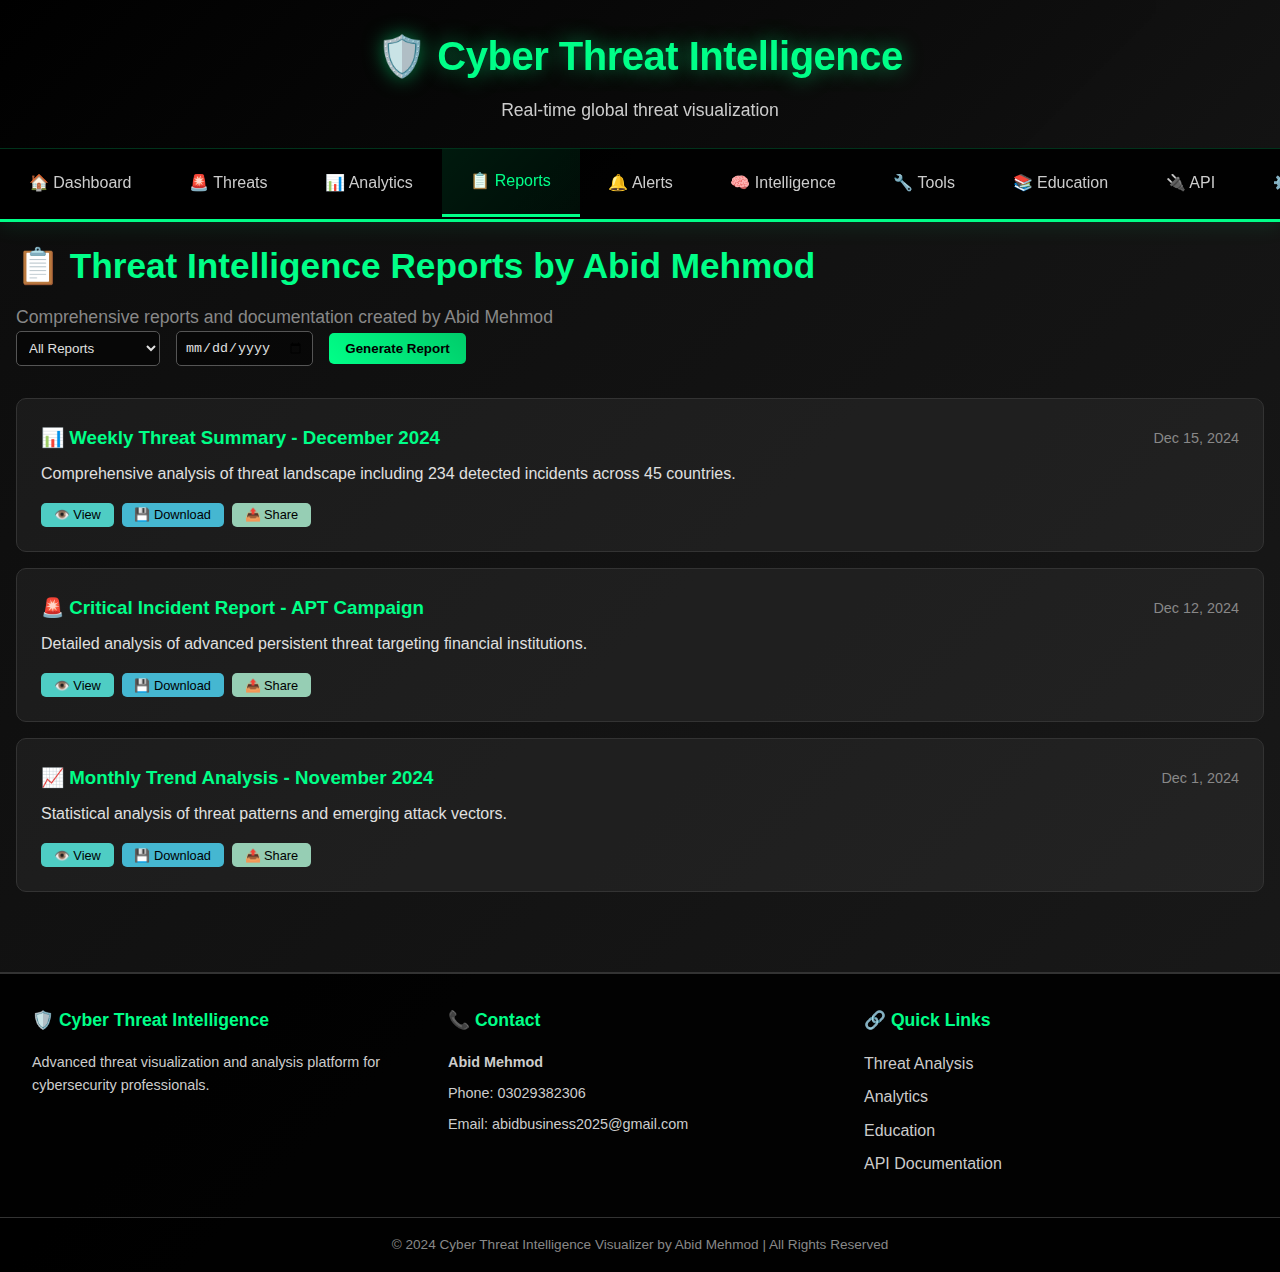
<file: reports.html>
<!DOCTYPE html>
<html lang="en">
<head>
    <meta charset="UTF-8">
    <meta name="viewport" content="width=device-width, initial-scale=1.0">
    <title>Reports - Cyber Threat Intelligence</title>
    <link rel="icon" type="image/svg+xml" href="favicon.svg">
    <link rel="stylesheet" href="styles.css">
</head>
<body>
    <header class="site-header">
        <div class="header-top">
            <div class="logo">
                <h1>🛡️ Cyber Threat Intelligence</h1>
                <p>Real-time global threat visualization</p>
            </div>

        </div>
        <nav class="navbar">
            <ul class="nav-menu">
                <li><a href="index.html">🏠 Dashboard</a></li>
                <li><a href="threats.html">🚨 Threats</a></li>
                <li><a href="analytics.html">📊 Analytics</a></li>
                <li><a href="reports.html" class="active">📋 Reports</a></li>
                <li><a href="alerts.html">🔔 Alerts</a></li>
                <li><a href="intelligence.html">🧠 Intelligence</a></li>
                <li><a href="tools.html">🔧 Tools</a></li>
                <li><a href="education.html">📚 Education</a></li>
                <li><a href="api.html">🔌 API</a></li>
                <li><a href="settings.html">⚙️ Settings</a></li>
                <li><a href="about.html">ℹ️ About</a></li>
                <li><a href="contact.html">📞 Contact</a></li>
            </ul>
        </nav>
    </header>

    <main>
        <section class="page-header">
            <h1>📋 Threat Intelligence Reports by Abid Mehmod</h1>
            <p>Comprehensive reports and documentation created by Abid Mehmod</p>
        </section>

        <section class="report-filters">
            <div class="filter-group">
                <select id="reportType">
                    <option>All Reports</option>
                    <option>Daily Summary</option>
                    <option>Weekly Analysis</option>
                    <option>Monthly Overview</option>
                    <option>Incident Reports</option>
                </select>
                <input type="date" id="dateFilter">
                <button class="btn-primary" onclick="generateReport()">Generate Report</button>
            </div>
        </section>

        <section class="reports-list">
            <div class="report-item">
                <div class="report-header">
                    <h3>📊 Weekly Threat Summary - December 2024</h3>
                    <span class="report-date">Dec 15, 2024</span>
                </div>
                <p>Comprehensive analysis of threat landscape including 234 detected incidents across 45 countries.</p>
                <div class="report-actions">
                    <button class="btn-view">👁️ View</button>
                    <button class="btn-download">💾 Download</button>
                    <button class="btn-share">📤 Share</button>
                </div>
            </div>

            <div class="report-item">
                <div class="report-header">
                    <h3>🚨 Critical Incident Report - APT Campaign</h3>
                    <span class="report-date">Dec 12, 2024</span>
                </div>
                <p>Detailed analysis of advanced persistent threat targeting financial institutions.</p>
                <div class="report-actions">
                    <button class="btn-view">👁️ View</button>
                    <button class="btn-download">💾 Download</button>
                    <button class="btn-share">📤 Share</button>
                </div>
            </div>

            <div class="report-item">
                <div class="report-header">
                    <h3>📈 Monthly Trend Analysis - November 2024</h3>
                    <span class="report-date">Dec 1, 2024</span>
                </div>
                <p>Statistical analysis of threat patterns and emerging attack vectors.</p>
                <div class="report-actions">
                    <button class="btn-view">👁️ View</button>
                    <button class="btn-download">💾 Download</button>
                    <button class="btn-share">📤 Share</button>
                </div>
            </div>
        </section>
    </main>

    <footer class="site-footer">
        <div class="footer-content">
            <div class="footer-section">
                <h3>🛡️ Cyber Threat Intelligence</h3>
                <p>Advanced threat visualization and analysis platform for cybersecurity professionals.</p>
            </div>
            <div class="footer-section">
                <h3>📞 Contact</h3>
                <p><strong>Abid Mehmod</strong></p>
                <p>Phone: 03029382306</p>
                <p>Email: abidbusiness2025@gmail.com</p>
            </div>
            <div class="footer-section">
                <h3>🔗 Quick Links</h3>
                <ul>
                    <li><a href="threats.html">Threat Analysis</a></li>
                    <li><a href="analytics.html">Analytics</a></li>
                    <li><a href="education.html">Education</a></li>
                    <li><a href="api.html">API Documentation</a></li>
                </ul>
            </div>
        </div>
        <div class="footer-bottom">
            <p>&copy; 2024 Cyber Threat Intelligence Visualizer by Abid Mehmod | All Rights Reserved</p>
        </div>
    </footer>

    <script>
        function generateReport() {
            const type = document.getElementById('reportType').value;
            const date = document.getElementById('dateFilter').value;
            alert(`Generating ${type} report by Abid Mehmod for ${date || 'today'}...`);
        }
        
        document.querySelectorAll('.btn-view').forEach(btn => {
            btn.onclick = () => alert('Opening report viewer - Developed by Abid Mehmod');
        });
        
        document.querySelectorAll('.btn-download').forEach(btn => {
            btn.onclick = () => alert('Downloading report - Generated by Abid Mehmod');
        });
        
        document.querySelectorAll('.btn-share').forEach(btn => {
            btn.onclick = () => alert('Sharing report - Abid Mehmod Platform');
        });
    </script>
</body>
</html>
</file>
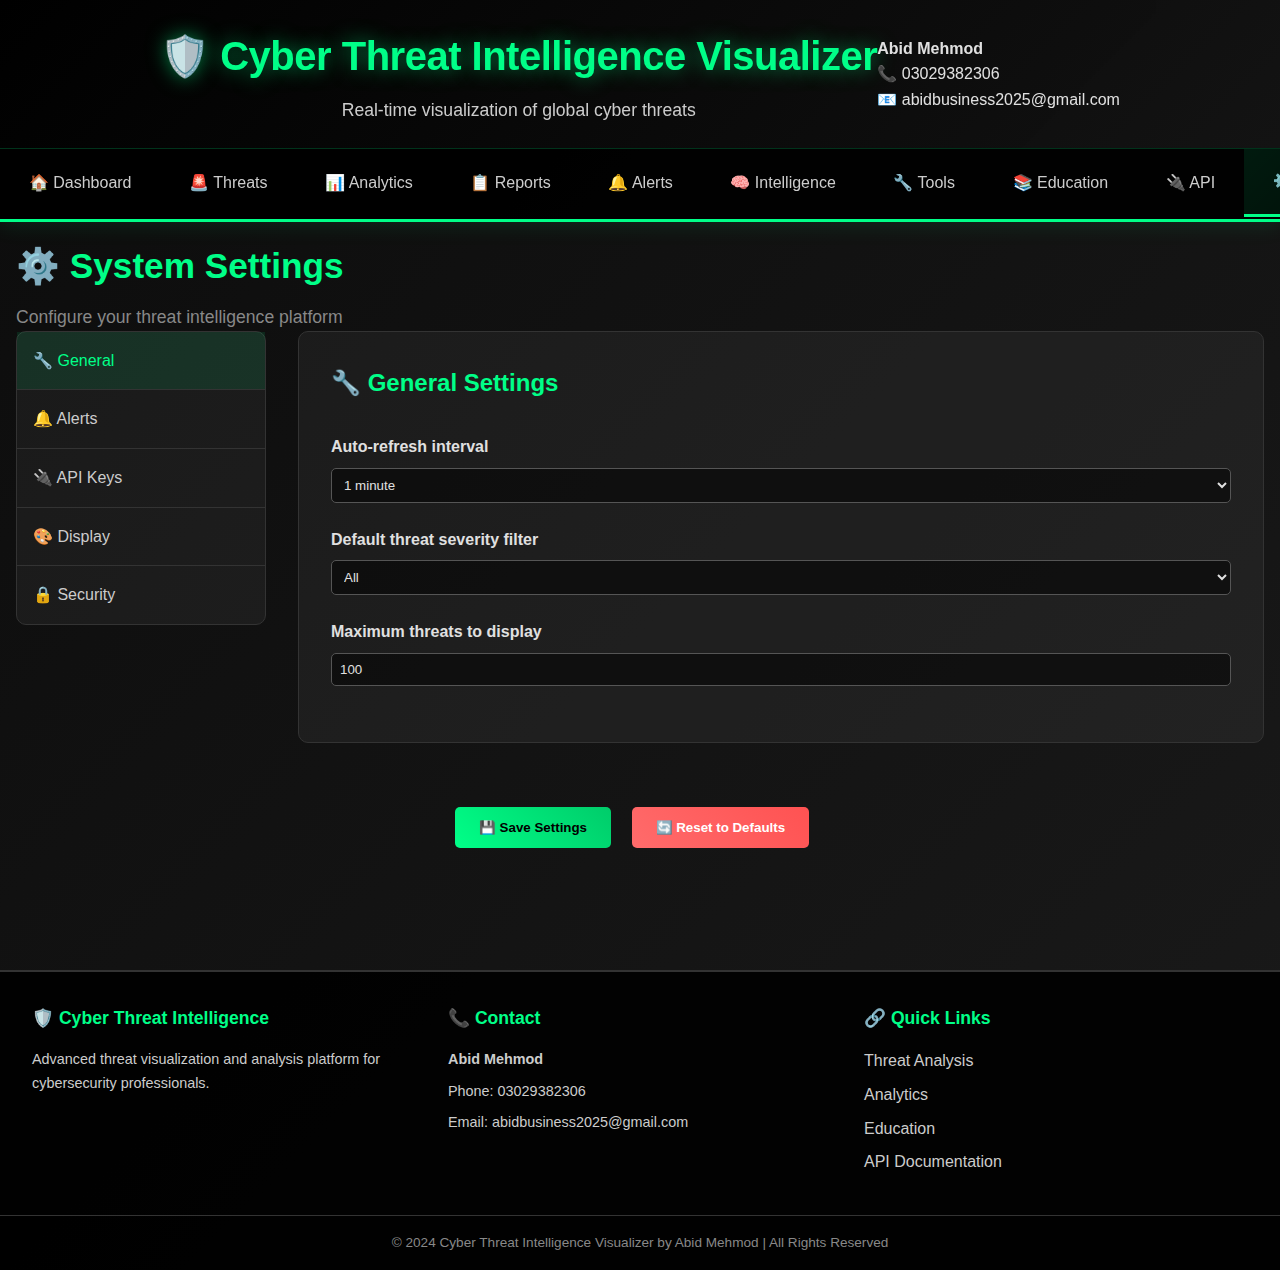
<file: settings.html>
<!DOCTYPE html>
<html lang="en">
<head>
    <meta charset="UTF-8">
    <meta name="viewport" content="width=device-width, initial-scale=1.0">
    <title>Settings - Cyber Threat Intelligence</title>
    <link rel="icon" type="image/svg+xml" href="favicon.svg">
    <link rel="stylesheet" href="styles.css">
</head>
<body>
    <header class="site-header">
        <div class="header-top">
            <div class="logo">
                <h1>🛡️ Cyber Threat Intelligence Visualizer</h1>
                <p>Real-time visualization of global cyber threats</p>
            </div>
            <div class="contact-info">
                <p><strong>Abid Mehmod</strong></p>
                <p>📞 03029382306</p>
                <p>📧 abidbusiness2025@gmail.com</p>
            </div>
        </div>
        <nav class="navbar">
            <ul class="nav-menu">
                <li><a href="index.html">🏠 Dashboard</a></li>
                <li><a href="threats.html">🚨 Threats</a></li>
                <li><a href="analytics.html">📊 Analytics</a></li>
                <li><a href="reports.html">📋 Reports</a></li>
                <li><a href="alerts.html">🔔 Alerts</a></li>
                <li><a href="intelligence.html">🧠 Intelligence</a></li>
                <li><a href="tools.html">🔧 Tools</a></li>
                <li><a href="education.html">📚 Education</a></li>
                <li><a href="api.html">🔌 API</a></li>
                <li><a href="settings.html" class="active">⚙️ Settings</a></li>
                <li><a href="about.html">ℹ️ About</a></li>
                <li><a href="contact.html">📞 Contact</a></li>
            </ul>
        </nav>
    </header>

    <main>
        <section class="page-header">
            <h1>⚙️ System Settings</h1>
            <p>Configure your threat intelligence platform</p>
        </section>

        <section class="settings-container">
            <div class="settings-sidebar">
                <ul class="settings-nav">
                    <li><a href="#general" class="active">🔧 General</a></li>
                    <li><a href="#alerts">🔔 Alerts</a></li>
                    <li><a href="#api">🔌 API Keys</a></li>
                    <li><a href="#display">🎨 Display</a></li>
                    <li><a href="#security">🔒 Security</a></li>
                </ul>
            </div>

            <div class="settings-content">
                <div class="settings-section active" id="general">
                    <h2>🔧 General Settings</h2>
                    <div class="setting-item">
                        <label>Auto-refresh interval</label>
                        <select>
                            <option>30 seconds</option>
                            <option selected>1 minute</option>
                            <option>5 minutes</option>
                            <option>10 minutes</option>
                        </select>
                    </div>
                    <div class="setting-item">
                        <label>Default threat severity filter</label>
                        <select>
                            <option selected>All</option>
                            <option>Critical only</option>
                            <option>High and Critical</option>
                        </select>
                    </div>
                    <div class="setting-item">
                        <label>Maximum threats to display</label>
                        <input type="number" value="100" min="10" max="1000">
                    </div>
                </div>

                <div class="settings-section" id="alerts">
                    <h2>🔔 Alert Settings</h2>
                    <div class="setting-item">
                        <label class="checkbox-label">
                            <input type="checkbox" checked>
                            Enable sound alerts
                        </label>
                    </div>
                    <div class="setting-item">
                        <label class="checkbox-label">
                            <input type="checkbox" checked>
                            Email notifications for critical threats
                        </label>
                    </div>
                    <div class="setting-item">
                        <label>Email address for notifications</label>
                        <input type="email" value="abidbusiness2025@gmail.com">
                    </div>
                    <div class="setting-item">
                        <label class="checkbox-label">
                            <input type="checkbox">
                            SMS alerts for critical threats
                        </label>
                    </div>
                </div>

                <div class="settings-section" id="api">
                    <h2>🔌 API Configuration</h2>
                    <div class="setting-item">
                        <label>AbuseIPDB API Key</label>
                        <input type="password" placeholder="Enter API key...">
                    </div>
                    <div class="setting-item">
                        <label>AlienVault OTX API Key</label>
                        <input type="password" placeholder="Enter API key...">
                    </div>
                    <div class="setting-item">
                        <label>VirusTotal API Key</label>
                        <input type="password" placeholder="Enter API key...">
                    </div>
                    <button class="btn-test">🧪 Test Connections</button>
                </div>

                <div class="settings-section" id="display">
                    <h2>🎨 Display Settings</h2>
                    <div class="setting-item">
                        <label>Theme</label>
                        <select>
                            <option selected>Dark</option>
                            <option>Light</option>
                            <option>Auto</option>
                        </select>
                    </div>
                    <div class="setting-item">
                        <label>Map style</label>
                        <select>
                            <option selected>Dark</option>
                            <option>Satellite</option>
                            <option>Street</option>
                        </select>
                    </div>
                    <div class="setting-item">
                        <label class="checkbox-label">
                            <input type="checkbox" checked>
                            Show threat animations
                        </label>
                    </div>
                </div>

                <div class="settings-section" id="security">
                    <h2>🔒 Security Settings</h2>
                    <div class="setting-item">
                        <label>Session timeout</label>
                        <select>
                            <option>15 minutes</option>
                            <option selected>30 minutes</option>
                            <option>1 hour</option>
                            <option>4 hours</option>
                        </select>
                    </div>
                    <div class="setting-item">
                        <label class="checkbox-label">
                            <input type="checkbox" checked>
                            Enable two-factor authentication
                        </label>
                    </div>
                    <div class="setting-item">
                        <label class="checkbox-label">
                            <input type="checkbox" checked>
                            Log all API requests
                        </label>
                    </div>
                </div>
            </div>
        </section>

        <div class="settings-actions">
            <button class="btn-save">💾 Save Settings</button>
            <button class="btn-reset">🔄 Reset to Defaults</button>
        </div>
    </main>

    <footer class="site-footer">
        <div class="footer-content">
            <div class="footer-section">
                <h3>🛡️ Cyber Threat Intelligence</h3>
                <p>Advanced threat visualization and analysis platform for cybersecurity professionals.</p>
            </div>
            <div class="footer-section">
                <h3>📞 Contact</h3>
                <p><strong>Abid Mehmod</strong></p>
                <p>Phone: 03029382306</p>
                <p>Email: abidbusiness2025@gmail.com</p>
            </div>
            <div class="footer-section">
                <h3>🔗 Quick Links</h3>
                <ul>
                    <li><a href="threats.html">Threat Analysis</a></li>
                    <li><a href="analytics.html">Analytics</a></li>
                    <li><a href="education.html">Education</a></li>
                    <li><a href="api.html">API Documentation</a></li>
                </ul>
            </div>
        </div>
        <div class="footer-bottom">
            <p>&copy; 2024 Cyber Threat Intelligence Visualizer by Abid Mehmod | All Rights Reserved</p>
        </div>
    </footer>
</body>
</html>
</file>
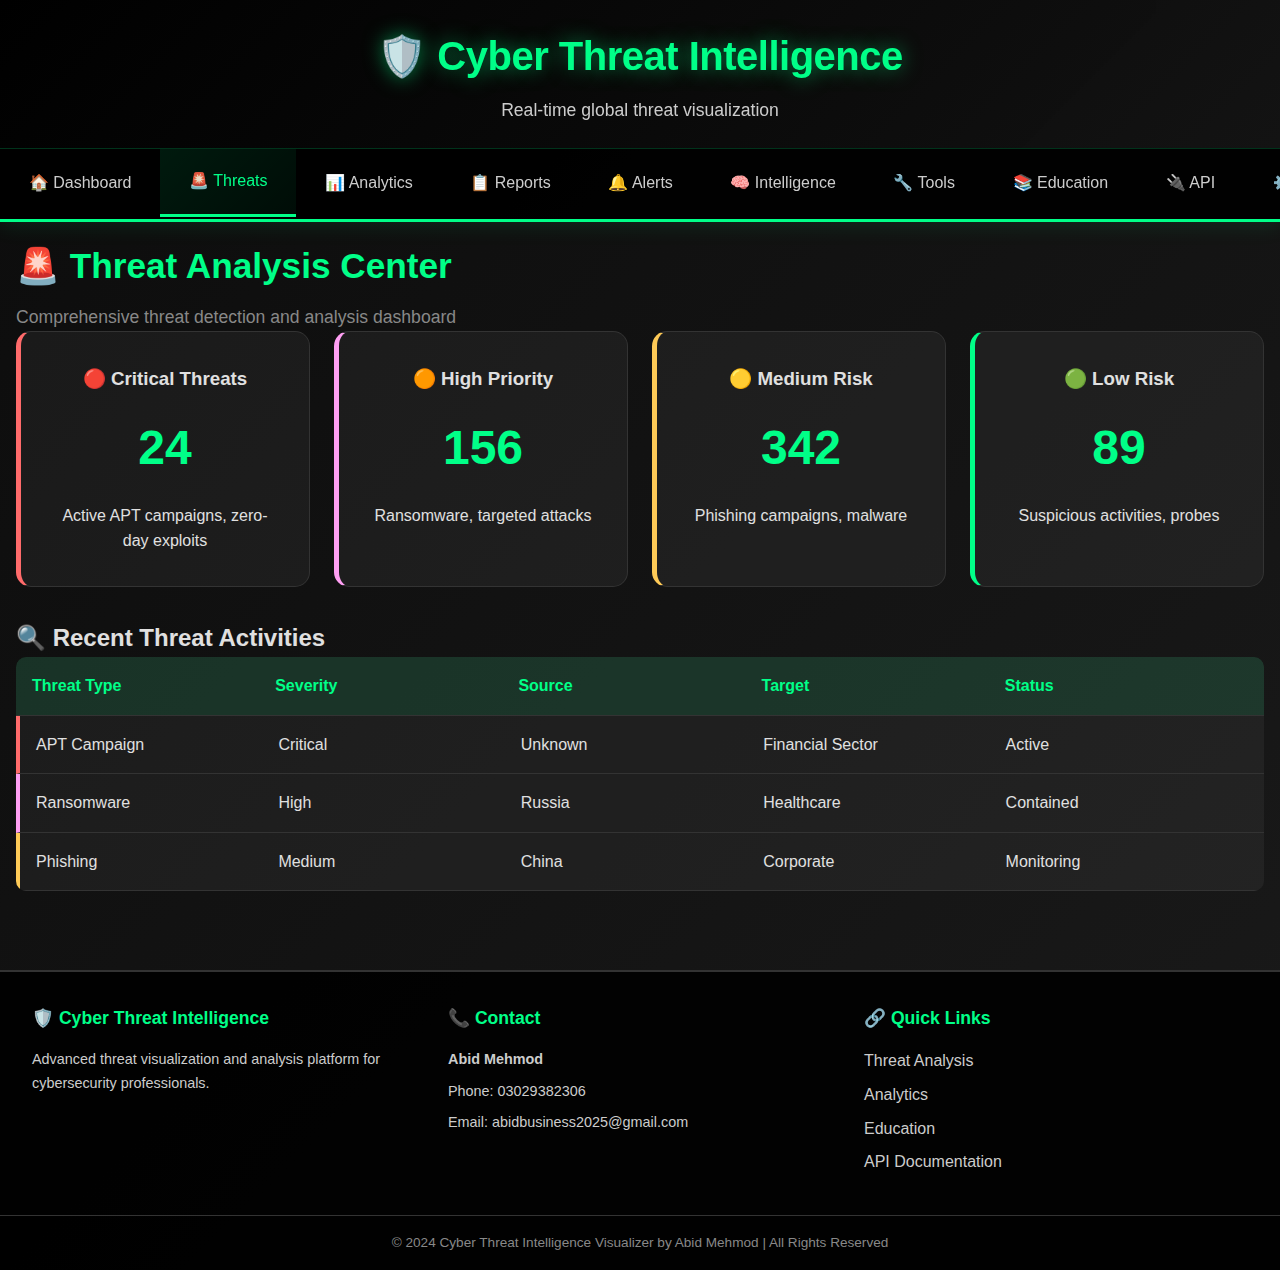
<file: threats.html>
<!DOCTYPE html>
<html lang="en">
<head>
    <meta charset="UTF-8">
    <meta name="viewport" content="width=device-width, initial-scale=1.0">
    <title>Threat Analysis - Cyber Threat Intelligence</title>
    <link rel="icon" type="image/svg+xml" href="favicon.svg">
    <link rel="stylesheet" href="styles.css">
</head>
<body>
    <header class="site-header">
        <div class="header-top">
            <div class="logo">
                <h1>🛡️ Cyber Threat Intelligence</h1>
                <p>Real-time global threat visualization</p>
            </div>
        </div>
        <nav class="navbar">
            <ul class="nav-menu">
                <li><a href="index.html">🏠 Dashboard</a></li>
                <li><a href="threats.html" class="active">🚨 Threats</a></li>
                <li><a href="analytics.html">📊 Analytics</a></li>
                <li><a href="reports.html">📋 Reports</a></li>
                <li><a href="alerts.html">🔔 Alerts</a></li>
                <li><a href="intelligence.html">🧠 Intelligence</a></li>
                <li><a href="tools.html">🔧 Tools</a></li>
                <li><a href="education.html">📚 Education</a></li>
                <li><a href="api.html">🔌 API</a></li>
                <li><a href="settings.html">⚙️ Settings</a></li>
                <li><a href="about.html">ℹ️ About</a></li>
                <li><a href="contact.html">📞 Contact</a></li>
            </ul>
        </nav>
    </header>

    <main>
        <section class="page-header">
            <h1>🚨 Threat Analysis Center</h1>
            <p>Comprehensive threat detection and analysis dashboard</p>
        </section>

        <section class="threat-categories">
            <div class="category-grid">
                <div class="category-card critical">
                    <h3>🔴 Critical Threats</h3>
                    <div class="threat-count">24</div>
                    <p>Active APT campaigns, zero-day exploits</p>
                </div>
                <div class="category-card high">
                    <h3>🟠 High Priority</h3>
                    <div class="threat-count">156</div>
                    <p>Ransomware, targeted attacks</p>
                </div>
                <div class="category-card medium">
                    <h3>🟡 Medium Risk</h3>
                    <div class="threat-count">342</div>
                    <p>Phishing campaigns, malware</p>
                </div>
                <div class="category-card low">
                    <h3>🟢 Low Risk</h3>
                    <div class="threat-count">89</div>
                    <p>Suspicious activities, probes</p>
                </div>
            </div>
        </section>

        <section class="threat-details">
            <h2>🔍 Recent Threat Activities</h2>
            <div class="threat-table">
                <div class="threat-row header">
                    <div>Threat Type</div>
                    <div>Severity</div>
                    <div>Source</div>
                    <div>Target</div>
                    <div>Status</div>
                </div>
                <div class="threat-row critical">
                    <div>APT Campaign</div>
                    <div>Critical</div>
                    <div>Unknown</div>
                    <div>Financial Sector</div>
                    <div>Active</div>
                </div>
                <div class="threat-row high">
                    <div>Ransomware</div>
                    <div>High</div>
                    <div>Russia</div>
                    <div>Healthcare</div>
                    <div>Contained</div>
                </div>
                <div class="threat-row medium">
                    <div>Phishing</div>
                    <div>Medium</div>
                    <div>China</div>
                    <div>Corporate</div>
                    <div>Monitoring</div>
                </div>
            </div>
        </section>
    </main>

    <footer class="site-footer">
        <div class="footer-content">
            <div class="footer-section">
                <h3>🛡️ Cyber Threat Intelligence</h3>
                <p>Advanced threat visualization and analysis platform for cybersecurity professionals.</p>
            </div>
            <div class="footer-section">
                <h3>📞 Contact</h3>
                <p><strong>Abid Mehmod</strong></p>
                <p>Phone: 03029382306</p>
                <p>Email: abidbusiness2025@gmail.com</p>
            </div>
            <div class="footer-section">
                <h3>🔗 Quick Links</h3>
                <ul>
                    <li><a href="threats.html">Threat Analysis</a></li>
                    <li><a href="analytics.html">Analytics</a></li>
                    <li><a href="education.html">Education</a></li>
                    <li><a href="api.html">API Documentation</a></li>
                </ul>
            </div>
        </div>
        <div class="footer-bottom">
            <p>&copy; 2024 Cyber Threat Intelligence Visualizer by Abid Mehmod | All Rights Reserved</p>
        </div>
    </footer>
</body>
</html>
</file>
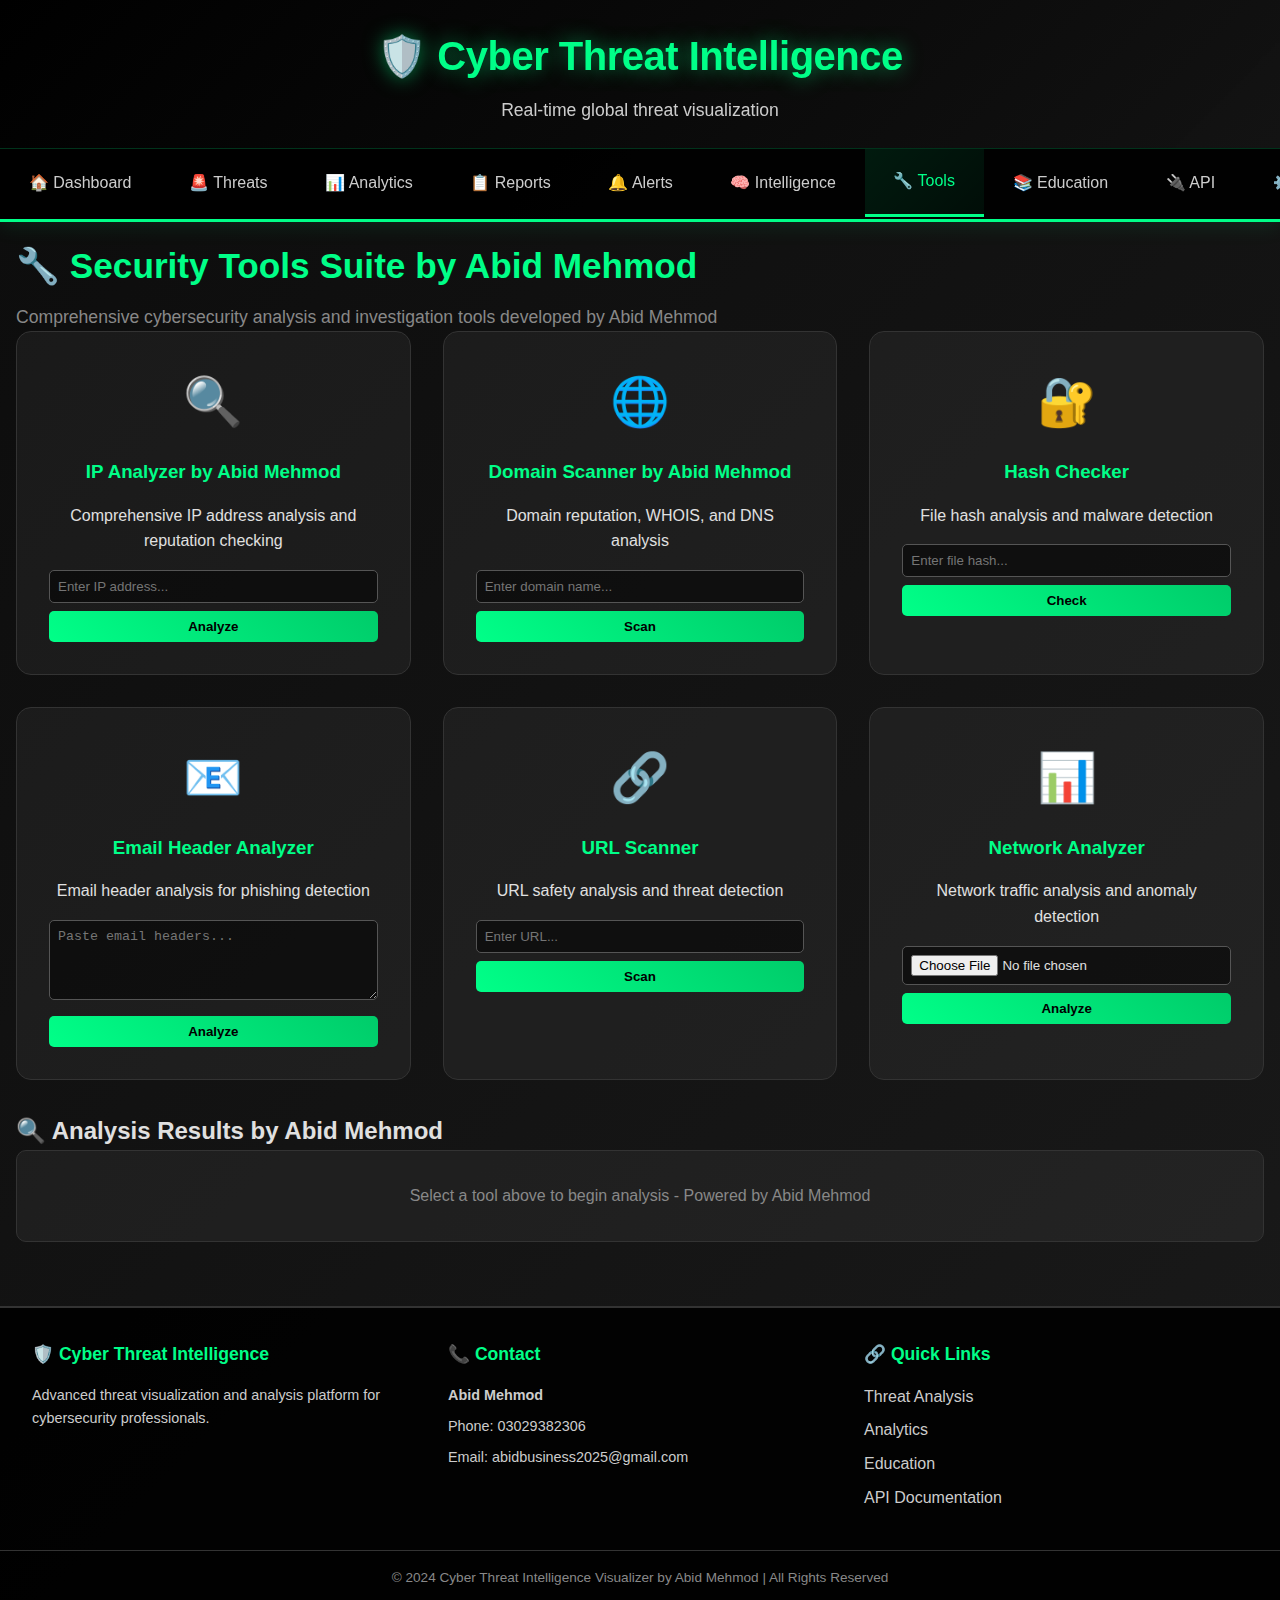
<file: tools.html>
<!DOCTYPE html>
<html lang="en">
<head>
    <meta charset="UTF-8">
    <meta name="viewport" content="width=device-width, initial-scale=1.0">
    <title>Tools - Cyber Threat Intelligence</title>
    <link rel="icon" type="image/svg+xml" href="favicon.svg">
    <link rel="stylesheet" href="styles.css">
</head>
<body>
    <header class="site-header">
        <div class="header-top">
            <div class="logo">
                <h1>🛡️ Cyber Threat Intelligence</h1>
                <p>Real-time global threat visualization</p>
            </div>

        </div>
        <nav class="navbar">
            <ul class="nav-menu">
                <li><a href="index.html">🏠 Dashboard</a></li>
                <li><a href="threats.html">🚨 Threats</a></li>
                <li><a href="analytics.html">📊 Analytics</a></li>
                <li><a href="reports.html">📋 Reports</a></li>
                <li><a href="alerts.html">🔔 Alerts</a></li>
                <li><a href="intelligence.html">🧠 Intelligence</a></li>
                <li><a href="tools.html" class="active">🔧 Tools</a></li>
                <li><a href="education.html">📚 Education</a></li>
                <li><a href="api.html">🔌 API</a></li>
                <li><a href="settings.html">⚙️ Settings</a></li>
                <li><a href="about.html">ℹ️ About</a></li>
                <li><a href="contact.html">📞 Contact</a></li>
            </ul>
        </nav>
    </header>

    <main>
        <section class="page-header">
            <h1>🔧 Security Tools Suite by Abid Mehmod</h1>
            <p>Comprehensive cybersecurity analysis and investigation tools developed by Abid Mehmod</p>
        </section>

        <section class="tools-grid">
            <div class="tool-card">
                <div class="tool-icon">🔍</div>
                <h3>IP Analyzer by Abid Mehmod</h3>
                <p>Comprehensive IP address analysis and reputation checking</p>
                <div class="tool-input">
                    <input type="text" placeholder="Enter IP address...">
                    <button class="btn-analyze">Analyze</button>
                </div>
            </div>

            <div class="tool-card">
                <div class="tool-icon">🌐</div>
                <h3>Domain Scanner by Abid Mehmod</h3>
                <p>Domain reputation, WHOIS, and DNS analysis</p>
                <div class="tool-input">
                    <input type="text" placeholder="Enter domain name...">
                    <button class="btn-analyze">Scan</button>
                </div>
            </div>

            <div class="tool-card">
                <div class="tool-icon">🔐</div>
                <h3>Hash Checker</h3>
                <p>File hash analysis and malware detection</p>
                <div class="tool-input">
                    <input type="text" placeholder="Enter file hash...">
                    <button class="btn-analyze">Check</button>
                </div>
            </div>

            <div class="tool-card">
                <div class="tool-icon">📧</div>
                <h3>Email Header Analyzer</h3>
                <p>Email header analysis for phishing detection</p>
                <div class="tool-input">
                    <textarea placeholder="Paste email headers..."></textarea>
                    <button class="btn-analyze">Analyze</button>
                </div>
            </div>

            <div class="tool-card">
                <div class="tool-icon">🔗</div>
                <h3>URL Scanner</h3>
                <p>URL safety analysis and threat detection</p>
                <div class="tool-input">
                    <input type="text" placeholder="Enter URL...">
                    <button class="btn-analyze">Scan</button>
                </div>
            </div>

            <div class="tool-card">
                <div class="tool-icon">📊</div>
                <h3>Network Analyzer</h3>
                <p>Network traffic analysis and anomaly detection</p>
                <div class="tool-input">
                    <input type="file" accept=".pcap,.cap">
                    <button class="btn-analyze">Analyze</button>
                </div>
            </div>
        </section>

        <section class="tool-results">
            <h2>🔍 Analysis Results by Abid Mehmod</h2>
            <div class="results-container" id="resultsContainer">
                <div class="result-placeholder">
                    <p>Select a tool above to begin analysis - Powered by Abid Mehmod</p>
                </div>
            </div>
        </section>
    </main>

    <script>
        // IP Analyzer
        document.querySelector('.tool-card:nth-child(1) .btn-analyze').addEventListener('click', async function() {
            const ip = this.previousElementSibling.value.trim();
            if (!ip) { alert('Please enter an IP address'); return; }
            
            document.getElementById('resultsContainer').innerHTML = '<div class="loading">Analyzing by Abid Mehmod...</div>';
            
            try {
                const response = await fetch(`http://ip-api.com/json/${ip}`);
                const data = await response.json();
                
                document.getElementById('resultsContainer').innerHTML = `
                    <div class="analysis-result">
                        <h3>🔍 IP Analysis - Analyzed by Abid Mehmod</h3>
                        <div class="result-grid">
                            <div><strong>IP:</strong> ${data.query}</div>
                            <div><strong>Country:</strong> ${data.country}</div>
                            <div><strong>City:</strong> ${data.city}</div>
                            <div><strong>ISP:</strong> ${data.isp}</div>
                            <div><strong>Status:</strong> ${data.status === 'success' ? '✅ Valid' : '❌ Invalid'}</div>
                        </div>
                    </div>
                `;
            } catch (error) {
                document.getElementById('resultsContainer').innerHTML = '<div class="error">Error by Abid Mehmod system. Try again.</div>';
            }
        });

        // Domain Scanner
        document.querySelector('.tool-card:nth-child(2) .btn-analyze').addEventListener('click', function() {
            const domain = this.previousElementSibling.value.trim();
            if (!domain) { alert('Please enter a domain'); return; }
            
            document.getElementById('resultsContainer').innerHTML = `
                <div class="analysis-result">
                    <h3>🌐 Domain Analysis - By Abid Mehmod</h3>
                    <div class="result-grid">
                        <div><strong>Domain:</strong> ${domain}</div>
                        <div><strong>Status:</strong> ✅ Active</div>
                        <div><strong>Security:</strong> ${Math.random() > 0.5 ? '🟢 Safe' : '🟡 Caution'}</div>
                        <div><strong>Age:</strong> ${Math.floor(Math.random() * 10) + 1} years</div>
                    </div>
                </div>
            `;
        });

        // Hash Checker
        document.querySelector('.tool-card:nth-child(3) .btn-analyze').addEventListener('click', function() {
            const hash = this.previousElementSibling.value.trim();
            if (!hash) { alert('Please enter a hash'); return; }
            
            const isClean = Math.random() > 0.3;
            document.getElementById('resultsContainer').innerHTML = `
                <div class="analysis-result">
                    <h3>🔐 Hash Analysis - By Abid Mehmod</h3>
                    <div class="result-grid">
                        <div><strong>Hash:</strong> ${hash.substring(0, 20)}...</div>
                        <div><strong>Status:</strong> ${isClean ? '✅ Clean' : '⚠️ Suspicious'}</div>
                        <div><strong>Detection:</strong> ${isClean ? '0/70' : Math.floor(Math.random() * 30) + '/70'}</div>
                    </div>
                </div>
            `;
        });

        // Email Analyzer
        document.querySelector('.tool-card:nth-child(4) .btn-analyze').addEventListener('click', function() {
            const headers = this.previousElementSibling.value.trim();
            if (!headers) { alert('Please paste email headers'); return; }
            
            document.getElementById('resultsContainer').innerHTML = `
                <div class="analysis-result">
                    <h3>📧 Email Analysis - By Abid Mehmod</h3>
                    <div class="result-grid">
                        <div><strong>Status:</strong> Complete</div>
                        <div><strong>Phishing Risk:</strong> ${Math.random() > 0.7 ? '🔴 High' : '🟢 Low'}</div>
                        <div><strong>SPF:</strong> ${Math.random() > 0.5 ? 'Pass' : 'Fail'}</div>
                    </div>
                </div>
            `;
        });

        // URL Scanner
        document.querySelector('.tool-card:nth-child(5) .btn-analyze').addEventListener('click', function() {
            const url = this.previousElementSibling.value.trim();
            if (!url) { alert('Please enter a URL'); return; }
            
            document.getElementById('resultsContainer').innerHTML = `
                <div class="analysis-result">
                    <h3>🔗 URL Analysis - By Abid Mehmod</h3>
                    <div class="result-grid">
                        <div><strong>URL:</strong> ${url}</div>
                        <div><strong>Safety:</strong> ${Math.random() > 0.2 ? '✅ Safe' : '⚠️ Risky'}</div>
                        <div><strong>Reputation:</strong> Good</div>
                    </div>
                </div>
            `;
        });

        // Network Analyzer
        document.querySelector('.tool-card:nth-child(6) .btn-analyze').addEventListener('click', function() {
            const fileInput = this.previousElementSibling;
            if (!fileInput.files[0]) { alert('Please select a file'); return; }
            
            document.getElementById('resultsContainer').innerHTML = `
                <div class="analysis-result">
                    <h3>📊 Network Analysis - By Abid Mehmod</h3>
                    <div class="result-grid">
                        <div><strong>File:</strong> ${fileInput.files[0].name}</div>
                        <div><strong>Size:</strong> ${(fileInput.files[0].size / 1024).toFixed(2)} KB</div>
                        <div><strong>Packets:</strong> ${Math.floor(Math.random() * 5000) + 1000}</div>
                        <div><strong>Threats:</strong> ${Math.random() > 0.6 ? '⚠️ Found' : '✅ None'}</div>
                    </div>
                </div>
            `;
        });
    </script>

    <footer class="site-footer">
        <div class="footer-content">
            <div class="footer-section">
                <h3>🛡️ Cyber Threat Intelligence</h3>
                <p>Advanced threat visualization and analysis platform for cybersecurity professionals.</p>
            </div>
            <div class="footer-section">
                <h3>📞 Contact</h3>
                <p><strong>Abid Mehmod</strong></p>
                <p>Phone: 03029382306</p>
                <p>Email: abidbusiness2025@gmail.com</p>
            </div>
            <div class="footer-section">
                <h3>🔗 Quick Links</h3>
                <ul>
                    <li><a href="threats.html">Threat Analysis</a></li>
                    <li><a href="analytics.html">Analytics</a></li>
                    <li><a href="education.html">Education</a></li>
                    <li><a href="api.html">API Documentation</a></li>
                </ul>
            </div>
        </div>
        <div class="footer-bottom">
            <p>&copy; 2024 Cyber Threat Intelligence Visualizer by Abid Mehmod | All Rights Reserved</p>
        </div>
    </footer>
</body>
</html>
</file>
<file: styles.css>
* {
    margin: 0;
    padding: 0;
    box-sizing: border-box;
}

body {
    font-family: 'Segoe UI', Tahoma, Geneva, Verdana, sans-serif;
    background: linear-gradient(135deg, #0c0c0c 0%, #1a1a1a 100%);
    color: #e0e0e0;
    line-height: 1.6;
    min-height: 100vh;
}

/* Header Styles */
.site-header {
    background: linear-gradient(135deg, rgba(0, 0, 0, 0.95) 0%, rgba(20, 20, 20, 0.95) 100%);
    border-bottom: 3px solid #00ff88;
    position: sticky;
    top: 0;
    z-index: 1000;
    backdrop-filter: blur(10px);
    box-shadow: 0 4px 20px rgba(0, 255, 136, 0.1);
}

.header-top {
    display: flex;
    justify-content: center;
    align-items: center;
    padding: 1.5rem 2rem;
    max-width: 1400px;
    margin: 0 auto;
}

.logo {
    text-align: center;
}

.logo h1 {
    font-size: 2.2rem;
    margin: 0;
    color: #00ff88;
    text-shadow: 0 0 20px rgba(0, 255, 136, 0.5);
    font-weight: 700;
    letter-spacing: -0.5px;
}

.logo p {
    margin: 0.5rem 0 0 0;
    font-size: 1rem;
    color: #ccc;
    font-weight: 300;
}

/* Navbar Styles */
.navbar {
    background: rgba(0, 0, 0, 0.9);
    position: relative;
    border-top: 1px solid rgba(0, 255, 136, 0.2);
}

.nav-menu {
    display: flex;
    list-style: none;
    margin: 0;
    padding: 0;
    max-width: 1400px;
    margin: 0 auto;
    overflow-x: auto;
    scrollbar-width: none;
    -ms-overflow-style: none;
}

.nav-menu::-webkit-scrollbar {
    display: none;
}

.nav-menu li {
    flex-shrink: 0;
}

.nav-menu a {
    display: block;
    padding: 1.2rem 1.5rem;
    color: #ccc;
    text-decoration: none;
    transition: all 0.3s cubic-bezier(0.4, 0, 0.2, 1);
    border-bottom: 3px solid transparent;
    font-size: 0.95rem;
    white-space: nowrap;
    font-weight: 500;
    position: relative;
}

.nav-menu a::before {
    content: '';
    position: absolute;
    top: 0;
    left: 0;
    right: 0;
    bottom: 0;
    background: linear-gradient(135deg, rgba(0, 255, 136, 0.1), rgba(0, 255, 136, 0.05));
    opacity: 0;
    transition: opacity 0.3s ease;
}

.nav-menu a:hover::before,
.nav-menu a.active::before {
    opacity: 1;
}

.nav-menu a:hover,
.nav-menu a.active {
    color: #00ff88;
    border-bottom-color: #00ff88;
    transform: translateY(-2px);
}

.hamburger {
    display: none;
    flex-direction: column;
    cursor: pointer;
    padding: 1rem;
    position: absolute;
    right: 1rem;
    top: 50%;
    transform: translateY(-50%);
    z-index: 1001;
}

.hamburger span {
    width: 25px;
    height: 3px;
    background: #00ff88;
    margin: 3px 0;
    transition: 0.3s;
    border-radius: 2px;
}

.hamburger.active span:nth-child(1) {
    transform: rotate(-45deg) translate(-5px, 6px);
}

.hamburger.active span:nth-child(2) {
    opacity: 0;
}

.hamburger.active span:nth-child(3) {
    transform: rotate(45deg) translate(-5px, -6px);
}

/* Footer Styles */
.site-footer {
    background: rgba(0, 0, 0, 0.9);
    border-top: 2px solid #333;
    margin-top: 3rem;
}

.footer-content {
    display: grid;
    grid-template-columns: repeat(auto-fit, minmax(250px, 1fr));
    gap: 2rem;
    padding: 2rem;
    max-width: 1400px;
    margin: 0 auto;
}

.footer-section h3 {
    color: #00ff88;
    margin-bottom: 1rem;
    font-size: 1.1rem;
}

.footer-section p {
    color: #ccc;
    margin: 0.5rem 0;
    font-size: 0.9rem;
}

.footer-section ul {
    list-style: none;
    padding: 0;
}

.footer-section ul li {
    margin: 0.5rem 0;
}

.footer-section ul li a {
    color: #ccc;
    text-decoration: none;
    transition: color 0.3s ease;
}

.footer-section ul li a:hover {
    color: #00ff88;
}

.footer-bottom {
    background: rgba(0, 0, 0, 0.5);
    text-align: center;
    padding: 1rem;
    border-top: 1px solid #333;
    color: #888;
    font-size: 0.85rem;
}



main {
    max-width: 1400px;
    margin: 0 auto;
    padding: 1.5rem;
    min-height: calc(100vh - 200px);
}

@media (max-width: 768px) {
    main {
        padding: 1rem;
    }
}

@media (max-width: 480px) {
    main {
        padding: 0.8rem;
    }
}

.controls {
    margin-bottom: 2rem;
    padding: 1.5rem;
    background: rgba(255, 255, 255, 0.05);
    border-radius: 10px;
    border: 1px solid #333;
}

.control-group {
    display: flex;
    gap: 1rem;
    margin-bottom: 1rem;
    flex-wrap: wrap;
}

.filters {
    display: flex;
    gap: 1rem;
    margin-bottom: 1rem;
    flex-wrap: wrap;
}

.filters select, .filters input {
    padding: 0.5rem;
    background: rgba(0, 0, 0, 0.5);
    border: 1px solid #555;
    border-radius: 5px;
    color: #e0e0e0;
    font-size: 0.9rem;
}

.filters select:focus, .filters input:focus {
    outline: none;
    border-color: #00ff88;
}

.control-group button {
    background: linear-gradient(45deg, #00ff88, #00cc6a);
    color: #000;
    border: none;
    padding: 0.8rem 1.2rem;
    border-radius: 20px;
    cursor: pointer;
    font-weight: bold;
    transition: all 0.3s ease;
    font-size: 0.9rem;
}

.control-group button:hover {
    transform: translateY(-2px);
    box-shadow: 0 5px 15px rgba(0, 255, 136, 0.3);
}

#startLiveFeed.active {
    background: linear-gradient(45deg, #ff6b6b, #ff5252);
    color: #fff;
}

#toggleSound.muted {
    background: linear-gradient(45deg, #666, #555);
    color: #ccc;
}

.status {
    padding: 0.5rem 1rem;
    background: rgba(0, 255, 136, 0.1);
    border-radius: 20px;
    border: 1px solid #00ff88;
    color: #00ff88;
}

.stats-bar {
    display: grid;
    grid-template-columns: repeat(auto-fit, minmax(150px, 1fr));
    gap: 1rem;
    margin-bottom: 2rem;
}

.stat-item {
    background: rgba(255, 255, 255, 0.05);
    padding: 1rem;
    border-radius: 10px;
    border: 1px solid #333;
    text-align: center;
}

.stat-number {
    display: block;
    font-size: 2rem;
    font-weight: bold;
    color: #00ff88;
    margin-bottom: 0.5rem;
}

.stat-label {
    font-size: 0.9rem;
    color: #888;
}

.dashboard {
    display: grid;
    grid-template-columns: 2fr 1fr;
    gap: 2rem;
    margin-bottom: 2rem;
}

.map-container {
    background: rgba(255, 255, 255, 0.05);
    border-radius: 15px;
    padding: 1.5rem;
    border: 1px solid #333;
}

.map-container h2 {
    margin-bottom: 1rem;
    color: #00ff88;
}

#map {
    height: 500px;
    border-radius: 10px;
    border: 2px solid #333;
}

.charts-container {
    display: flex;
    flex-direction: column;
    gap: 1.5rem;
}

.timeline-box {
    grid-column: 1 / -1;
    height: 200px;
}

.threat-feed {
    background: rgba(255, 255, 255, 0.05);
    border-radius: 15px;
    padding: 1.5rem;
    border: 1px solid #333;
    margin-bottom: 2rem;
}

.threat-feed h2 {
    color: #00ff88;
    margin-bottom: 1rem;
}

.threat-list {
    max-height: 300px;
    overflow-y: auto;
    display: flex;
    flex-direction: column;
    gap: 0.5rem;
}

.threat-item {
    background: rgba(0, 0, 0, 0.3);
    padding: 1rem;
    border-radius: 8px;
    border-left: 4px solid #00ff88;
    animation: slideIn 0.3s ease;
    display: flex;
    justify-content: space-between;
    align-items: center;
}

.threat-item.critical {
    border-left-color: #ff6b6b;
}

.threat-item.high {
    border-left-color: #ff9ff3;
}

.threat-item.medium {
    border-left-color: #feca57;
}

.threat-item.low {
    border-left-color: #00ff88;
}

.threat-info {
    flex: 1;
}

.threat-time {
    font-size: 0.8rem;
    color: #888;
}

@keyframes slideIn {
    from {
        opacity: 0;
        transform: translateX(-20px);
    }
    to {
        opacity: 1;
        transform: translateX(0);
    }
}

.chart-box {
    background: rgba(255, 255, 255, 0.05);
    border-radius: 15px;
    padding: 1.5rem;
    border: 1px solid #333;
    height: 240px;
}

.chart-box h3 {
    margin-bottom: 1rem;
    color: #00ff88;
    font-size: 1.1rem;
}

.chart-box canvas {
    max-height: 180px;
}

.glossary {
    background: rgba(255, 255, 255, 0.05);
    border-radius: 15px;
    padding: 2rem;
    border: 1px solid #333;
}

.glossary h2 {
    margin-bottom: 2rem;
    color: #00ff88;
    text-align: center;
}

.glossary-grid {
    display: grid;
    grid-template-columns: repeat(auto-fit, minmax(300px, 1fr));
    gap: 1.5rem;
}

.glossary-item {
    background: rgba(0, 0, 0, 0.3);
    padding: 1.5rem;
    border-radius: 10px;
    border: 1px solid #444;
    transition: all 0.3s ease;
}

.glossary-item:hover {
    border-color: #00ff88;
    transform: translateY(-3px);
    box-shadow: 0 5px 20px rgba(0, 255, 136, 0.1);
}

.glossary-item h4 {
    color: #00ff88;
    margin-bottom: 0.5rem;
    font-size: 1.2rem;
}

.glossary-item p {
    color: #ccc;
    font-size: 0.95rem;
}



/* Responsive Design */
@media (max-width: 1024px) {
    .dashboard {
        grid-template-columns: 1fr;
    }
    
    .charts-container {
        flex-direction: row;
    }
    
    .control-group {
        justify-content: center;
    }
    
    .filters {
        justify-content: center;
    }
}

/* Mobile Responsive */
@media (max-width: 768px) {
    .header-top {
        padding: 1rem;
    }
    
    .logo h1 {
        font-size: 1.8rem;
    }
    
    .logo p {
        font-size: 0.9rem;
    }
    
    .navbar {
        padding-right: 4rem;
    }
    
    .nav-menu {
        display: none;
        flex-direction: column;
        position: absolute;
        top: 100%;
        left: 0;
        width: 100%;
        background: linear-gradient(180deg, rgba(0, 0, 0, 0.98) 0%, rgba(10, 10, 10, 0.98) 100%);
        border-top: 2px solid #00ff88;
        box-shadow: 0 10px 30px rgba(0, 0, 0, 0.8);
        z-index: 1000;
        backdrop-filter: blur(15px);
    }
    
    .nav-menu.active {
        display: flex;
        animation: slideDown 0.3s ease;
    }
    
    .nav-menu li {
        width: 100%;
        border-bottom: 1px solid rgba(0, 255, 136, 0.1);
    }
    
    .nav-menu a {
        padding: 1.5rem 2rem;
        border-bottom: none;
        border-left: 4px solid transparent;
        font-size: 1.1rem;
        transform: none;
    }
    
    .nav-menu a::before {
        display: none;
    }
    
    .nav-menu a:hover,
    .nav-menu a.active {
        border-left-color: #00ff88;
        background: rgba(0, 255, 136, 0.1);
        transform: none;
    }
    
    .hamburger {
        display: flex;
    }
}

@keyframes slideDown {
    from {
        opacity: 0;
        transform: translateY(-20px);
    }
    to {
        opacity: 1;
        transform: translateY(0);
    }
}
    
    main {
        padding: 1rem;
    }
    
    .control-group {
        flex-direction: column;
        align-items: stretch;
    }
    
    .filters {
        flex-direction: column;
    }
    
    .charts-container {
        flex-direction: column;
    }
    
    .glossary-grid {
        grid-template-columns: 1fr;
    }
    
    #map {
        height: 400px;
    }
    
    .stats-bar {
        grid-template-columns: repeat(2, 1fr);
    }
}

/* Page-specific styles */
.page-header {
    text-align: center;
    padding: 2rem 0;
    margin-bottom: 2rem;
}

.page-header h1 {
    color: #00ff88;
    font-size: 2.2rem;
    margin-bottom: 0.5rem;
}

.page-header p {
    color: #888;
    font-size: 1.1rem;
}

/* Threat Categories */
.category-grid {
    display: grid;
    grid-template-columns: repeat(auto-fit, minmax(250px, 1fr));
    gap: 1.5rem;
    margin-bottom: 2rem;
}

.category-card {
    background: rgba(255, 255, 255, 0.05);
    padding: 2rem;
    border-radius: 15px;
    border: 1px solid #333;
    text-align: center;
    transition: transform 0.3s ease;
}

.category-card:hover {
    transform: translateY(-5px);
}

.category-card.critical {
    border-left: 5px solid #ff6b6b;
}

.category-card.high {
    border-left: 5px solid #ff9ff3;
}

.category-card.medium {
    border-left: 5px solid #feca57;
}

.category-card.low {
    border-left: 5px solid #00ff88;
}

.threat-count {
    font-size: 3rem;
    font-weight: bold;
    color: #00ff88;
    margin: 1rem 0;
}

/* Threat Table */
.threat-table {
    background: rgba(255, 255, 255, 0.05);
    border-radius: 10px;
    overflow: hidden;
}

.threat-row {
    display: grid;
    grid-template-columns: repeat(5, 1fr);
    padding: 1rem;
    border-bottom: 1px solid #333;
}

.threat-row.header {
    background: rgba(0, 255, 136, 0.1);
    font-weight: bold;
    color: #00ff88;
}

.threat-row.critical {
    border-left: 4px solid #ff6b6b;
}

.threat-row.high {
    border-left: 4px solid #ff9ff3;
}

.threat-row.medium {
    border-left: 4px solid #feca57;
}

/* Analytics */
.analytics-grid {
    display: grid;
    grid-template-columns: repeat(auto-fit, minmax(300px, 1fr));
    gap: 2rem;
    margin-bottom: 2rem;
}

.analytics-card {
    background: rgba(255, 255, 255, 0.05);
    padding: 1.5rem;
    border-radius: 15px;
    border: 1px solid #333;
    height: 300px;
}

.analytics-card h3 {
    color: #00ff88;
    margin-bottom: 1rem;
}

.insights-grid {
    display: grid;
    grid-template-columns: repeat(auto-fit, minmax(300px, 1fr));
    gap: 1.5rem;
}

.insight-card {
    background: rgba(255, 255, 255, 0.05);
    padding: 1.5rem;
    border-radius: 10px;
    border: 1px solid #333;
}

.insight-card h4 {
    color: #00ff88;
    margin-bottom: 0.5rem;
}

/* Reports */
.report-filters {
    margin-bottom: 2rem;
}

.filter-group {
    display: flex;
    gap: 1rem;
    align-items: center;
    flex-wrap: wrap;
}

.filter-group select,
.filter-group input {
    padding: 0.5rem;
    background: rgba(0, 0, 0, 0.5);
    border: 1px solid #555;
    border-radius: 5px;
    color: #e0e0e0;
}

.btn-primary {
    background: linear-gradient(45deg, #00ff88, #00cc6a);
    color: #000;
    border: none;
    padding: 0.5rem 1rem;
    border-radius: 5px;
    cursor: pointer;
    font-weight: bold;
}

.report-item {
    background: rgba(255, 255, 255, 0.05);
    padding: 1.5rem;
    border-radius: 10px;
    border: 1px solid #333;
    margin-bottom: 1rem;
}

.report-header {
    display: flex;
    justify-content: space-between;
    align-items: center;
    margin-bottom: 0.5rem;
}

.report-header h3 {
    color: #00ff88;
    margin: 0;
}

.report-date {
    color: #888;
    font-size: 0.9rem;
}

.report-actions {
    display: flex;
    gap: 0.5rem;
    margin-top: 1rem;
}

.btn-view, .btn-download, .btn-share {
    padding: 0.3rem 0.8rem;
    border: none;
    border-radius: 5px;
    cursor: pointer;
    font-size: 0.8rem;
}

.btn-view {
    background: #4ecdc4;
    color: #000;
}

.btn-download {
    background: #45b7d1;
    color: #000;
}

.btn-share {
    background: #96ceb4;
    color: #000;
}

/* Alerts */
.alert-stats {
    display: grid;
    grid-template-columns: repeat(auto-fit, minmax(120px, 1fr));
    gap: 1rem;
    margin-bottom: 2rem;
}

.alert-stat {
    background: rgba(255, 255, 255, 0.05);
    padding: 1rem;
    border-radius: 10px;
    text-align: center;
    border: 1px solid #333;
}

.alert-stat.critical {
    border-left: 4px solid #ff6b6b;
}

.alert-stat.high {
    border-left: 4px solid #ff9ff3;
}

.alert-stat.medium {
    border-left: 4px solid #feca57;
}

.alert-stat.low {
    border-left: 4px solid #00ff88;
}

.alert-item {
    display: flex;
    align-items: center;
    background: rgba(255, 255, 255, 0.05);
    padding: 1rem;
    border-radius: 10px;
    border: 1px solid #333;
    margin-bottom: 1rem;
    gap: 1rem;
}

.alert-item.critical {
    border-left: 4px solid #ff6b6b;
}

.alert-item.high {
    border-left: 4px solid #ff9ff3;
}

.alert-item.medium {
    border-left: 4px solid #feca57;
}

.alert-item.low {
    border-left: 4px solid #00ff88;
}

.alert-icon {
    font-size: 2rem;
}

.alert-content {
    flex: 1;
}

.alert-content h3 {
    color: #00ff88;
    margin: 0 0 0.5rem 0;
}

.alert-time {
    color: #888;
    font-size: 0.8rem;
}

.alert-actions {
    display: flex;
    gap: 0.5rem;
}

.btn-investigate, .btn-dismiss {
    padding: 0.3rem 0.8rem;
    border: none;
    border-radius: 5px;
    cursor: pointer;
    font-size: 0.8rem;
}

.btn-investigate {
    background: #4ecdc4;
    color: #000;
}

.btn-dismiss {
    background: #ff6b6b;
    color: #fff;
}

/* Intelligence */
.feeds-grid {
    display: grid;
    grid-template-columns: repeat(auto-fit, minmax(300px, 1fr));
    gap: 1.5rem;
    margin-bottom: 2rem;
}

.feed-card {
    background: rgba(255, 255, 255, 0.05);
    padding: 1.5rem;
    border-radius: 10px;
    border: 1px solid #333;
}

.feed-card h3 {
    color: #00ff88;
    margin-bottom: 1rem;
}

.feed-stats {
    display: flex;
    justify-content: space-between;
    margin-bottom: 1rem;
    font-size: 0.9rem;
}

.updated {
    color: #888;
}

.search-container {
    display: flex;
    gap: 1rem;
    margin-bottom: 2rem;
}

.search-container input {
    flex: 1;
    padding: 0.8rem;
    background: rgba(0, 0, 0, 0.5);
    border: 1px solid #555;
    border-radius: 5px;
    color: #e0e0e0;
}

.btn-search {
    background: linear-gradient(45deg, #00ff88, #00cc6a);
    color: #000;
    border: none;
    padding: 0.8rem 1.5rem;
    border-radius: 5px;
    cursor: pointer;
    font-weight: bold;
}

.result-item {
    background: rgba(255, 255, 255, 0.05);
    padding: 1rem;
    border-radius: 8px;
    border: 1px solid #333;
    margin-bottom: 1rem;
}

.result-item h4 {
    color: #00ff88;
    margin-bottom: 0.5rem;
}

.actors-grid {
    display: grid;
    grid-template-columns: repeat(auto-fit, minmax(300px, 1fr));
    gap: 1.5rem;
}

.actor-card {
    background: rgba(255, 255, 255, 0.05);
    padding: 1.5rem;
    border-radius: 10px;
    border: 1px solid #333;
}

.actor-card h3 {
    color: #00ff88;
    margin-bottom: 1rem;
}

/* Tools */
.tools-grid {
    display: grid;
    grid-template-columns: repeat(auto-fit, minmax(300px, 1fr));
    gap: 2rem;
    margin-bottom: 2rem;
}

.tool-card {
    background: rgba(255, 255, 255, 0.05);
    padding: 2rem;
    border-radius: 15px;
    border: 1px solid #333;
    text-align: center;
}

.tool-icon {
    font-size: 3rem;
    margin-bottom: 1rem;
}

.tool-card h3 {
    color: #00ff88;
    margin-bottom: 1rem;
}

.tool-input {
    margin-top: 1rem;
}

.tool-input input,
.tool-input textarea {
    width: 100%;
    padding: 0.5rem;
    background: rgba(0, 0, 0, 0.5);
    border: 1px solid #555;
    border-radius: 5px;
    color: #e0e0e0;
    margin-bottom: 0.5rem;
}

.tool-input textarea {
    resize: vertical;
    min-height: 80px;
}

.btn-analyze {
    background: linear-gradient(45deg, #00ff88, #00cc6a);
    color: #000;
    border: none;
    padding: 0.5rem 1rem;
    border-radius: 5px;
    cursor: pointer;
    font-weight: bold;
    width: 100%;
}

.results-container {
    background: rgba(255, 255, 255, 0.05);
    padding: 2rem;
    border-radius: 10px;
    border: 1px solid #333;
    text-align: center;
    color: #888;
}

.analysis-result {
    background: rgba(0, 255, 136, 0.1);
    padding: 1.5rem;
    border-radius: 10px;
    border: 1px solid #00ff88;
    text-align: left;
}

.analysis-result h3 {
    color: #00ff88;
    margin-bottom: 1rem;
}

.result-grid {
    display: grid;
    grid-template-columns: repeat(auto-fit, minmax(200px, 1fr));
    gap: 1rem;
}

.result-grid div {
    background: rgba(0, 0, 0, 0.3);
    padding: 0.8rem;
    border-radius: 5px;
    border: 1px solid #444;
}

.loading {
    color: #00ff88;
    font-weight: bold;
    animation: pulse 1.5s infinite;
}

.error {
    color: #ff6b6b;
    font-weight: bold;
}

@keyframes pulse {
    0%, 100% { opacity: 1; }
    50% { opacity: 0.5; }
}

/* Education */
.category-tabs {
    display: flex;
    gap: 1rem;
    margin-bottom: 2rem;
    flex-wrap: wrap;
}

.tab-btn {
    background: rgba(255, 255, 255, 0.05);
    color: #ccc;
    border: 1px solid #333;
    padding: 0.8rem 1.5rem;
    border-radius: 25px;
    cursor: pointer;
    transition: all 0.3s ease;
}

.tab-btn.active,
.tab-btn:hover {
    background: linear-gradient(45deg, #00ff88, #00cc6a);
    color: #000;
    border-color: #00ff88;
}

.tab-content {
    display: none;
}

.tab-content.active {
    display: block;
}

.education-grid {
    display: grid;
    grid-template-columns: repeat(auto-fit, minmax(300px, 1fr));
    gap: 1.5rem;
}

.education-card {
    background: rgba(255, 255, 255, 0.05);
    padding: 1.5rem;
    border-radius: 10px;
    border: 1px solid #333;
}

.education-card h3 {
    color: #00ff88;
    margin-bottom: 1rem;
}

.btn-learn {
    background: linear-gradient(45deg, #4ecdc4, #45b7d1);
    color: #000;
    border: none;
    padding: 0.5rem 1rem;
    border-radius: 5px;
    cursor: pointer;
    font-weight: bold;
    margin-top: 1rem;
}

.threat-education {
    display: flex;
    flex-direction: column;
    gap: 2rem;
}

.threat-item {
    background: rgba(255, 255, 255, 0.05);
    padding: 1.5rem;
    border-radius: 10px;
    border: 1px solid #333;
}

.threat-item h3 {
    color: #00ff88;
    margin-bottom: 1rem;
}

.threat-item ul {
    margin-top: 1rem;
    padding-left: 1rem;
}

.defense-strategies {
    display: grid;
    grid-template-columns: repeat(auto-fit, minmax(250px, 1fr));
    gap: 1.5rem;
}

.strategy-card {
    background: rgba(255, 255, 255, 0.05);
    padding: 1.5rem;
    border-radius: 10px;
    border: 1px solid #333;
    text-align: center;
}

.strategy-card h3 {
    color: #00ff88;
    margin-bottom: 1rem;
}

.tools-education {
    display: grid;
    grid-template-columns: repeat(auto-fit, minmax(300px, 1fr));
    gap: 2rem;
}

.tool-category {
    background: rgba(255, 255, 255, 0.05);
    padding: 1.5rem;
    border-radius: 10px;
    border: 1px solid #333;
}

.tool-category h3 {
    color: #00ff88;
    margin-bottom: 1rem;
}

/* API Documentation */
.api-overview {
    margin-bottom: 2rem;
}

.api-info {
    background: rgba(255, 255, 255, 0.05);
    padding: 2rem;
    border-radius: 15px;
    border: 1px solid #333;
}

.api-key-section {
    margin-top: 1.5rem;
}

.key-input {
    display: flex;
    gap: 1rem;
    margin-top: 0.5rem;
}

.key-input input {
    flex: 1;
    padding: 0.5rem;
    background: rgba(0, 0, 0, 0.5);
    border: 1px solid #555;
    border-radius: 5px;
    color: #e0e0e0;
}

.btn-copy {
    background: #4ecdc4;
    color: #000;
    border: none;
    padding: 0.5rem 1rem;
    border-radius: 5px;
    cursor: pointer;
}

.endpoint-card {
    background: rgba(255, 255, 255, 0.05);
    padding: 1.5rem;
    border-radius: 10px;
    border: 1px solid #333;
    margin-bottom: 1.5rem;
}

.endpoint-header {
    display: flex;
    align-items: center;
    gap: 1rem;
    margin-bottom: 1rem;
}

.method {
    padding: 0.3rem 0.8rem;
    border-radius: 5px;
    font-weight: bold;
    font-size: 0.8rem;
}

.method.get {
    background: #4ecdc4;
    color: #000;
}

.method.post {
    background: #ff9ff3;
    color: #000;
}

.url {
    font-family: monospace;
    color: #00ff88;
    font-weight: bold;
}

.code-block {
    background: rgba(0, 0, 0, 0.5);
    padding: 1rem;
    border-radius: 5px;
    margin-top: 1rem;
    overflow-x: auto;
}

.code-block pre {
    margin: 0;
    color: #e0e0e0;
    font-family: monospace;
    font-size: 0.9rem;
}

.example-card {
    background: rgba(255, 255, 255, 0.05);
    padding: 1.5rem;
    border-radius: 10px;
    border: 1px solid #333;
    margin-bottom: 1.5rem;
}

.example-card h3 {
    color: #00ff88;
    margin-bottom: 1rem;
}

.limits-table {
    background: rgba(255, 255, 255, 0.05);
    border-radius: 10px;
    overflow: hidden;
}

.limit-row {
    display: flex;
    justify-content: space-between;
    padding: 1rem;
    border-bottom: 1px solid #333;
}

.limit-row:last-child {
    border-bottom: none;
}

/* Settings */
.settings-container {
    display: grid;
    grid-template-columns: 250px 1fr;
    gap: 2rem;
    margin-bottom: 2rem;
}

.settings-sidebar {
    background: rgba(255, 255, 255, 0.05);
    border-radius: 10px;
    border: 1px solid #333;
    height: fit-content;
}

.settings-nav {
    list-style: none;
    padding: 0;
}

.settings-nav li {
    border-bottom: 1px solid #333;
}

.settings-nav li:last-child {
    border-bottom: none;
}

.settings-nav a {
    display: block;
    padding: 1rem;
    color: #ccc;
    text-decoration: none;
    transition: all 0.3s ease;
}

.settings-nav a:hover,
.settings-nav a.active {
    background: rgba(0, 255, 136, 0.1);
    color: #00ff88;
}

.settings-content {
    background: rgba(255, 255, 255, 0.05);
    border-radius: 10px;
    border: 1px solid #333;
    padding: 2rem;
}

.settings-section {
    display: none;
}

.settings-section.active {
    display: block;
}

.settings-section h2 {
    color: #00ff88;
    margin-bottom: 2rem;
}

.setting-item {
    margin-bottom: 1.5rem;
}

.setting-item label {
    display: block;
    margin-bottom: 0.5rem;
    color: #e0e0e0;
    font-weight: bold;
}

.setting-item input,
.setting-item select {
    width: 100%;
    padding: 0.5rem;
    background: rgba(0, 0, 0, 0.5);
    border: 1px solid #555;
    border-radius: 5px;
    color: #e0e0e0;
}

.checkbox-label {
    display: flex !important;
    align-items: center;
    gap: 0.5rem;
    cursor: pointer;
}

.checkbox-label input {
    width: auto !important;
}

.btn-test, .btn-save, .btn-reset {
    background: linear-gradient(45deg, #00ff88, #00cc6a);
    color: #000;
    border: none;
    padding: 0.8rem 1.5rem;
    border-radius: 5px;
    cursor: pointer;
    font-weight: bold;
    margin-right: 1rem;
}

.btn-reset {
    background: linear-gradient(45deg, #ff6b6b, #ff5252);
    color: #fff;
}

.settings-actions {
    text-align: center;
    padding: 2rem;
}

/* About */
.about-section {
    background: rgba(255, 255, 255, 0.05);
    padding: 2rem;
    border-radius: 15px;
    border: 1px solid #333;
    margin-bottom: 2rem;
}

.about-section h2 {
    color: #00ff88;
    margin-bottom: 1.5rem;
}

.features-grid {
    display: grid;
    grid-template-columns: repeat(auto-fit, minmax(300px, 1fr));
    gap: 1.5rem;
}

.feature-item {
    background: rgba(0, 0, 0, 0.3);
    padding: 1.5rem;
    border-radius: 10px;
    border: 1px solid #444;
}

.feature-item h3 {
    color: #00ff88;
    margin-bottom: 1rem;
}

.tech-stack {
    display: grid;
    grid-template-columns: repeat(auto-fit, minmax(250px, 1fr));
    gap: 2rem;
}

.tech-category {
    background: rgba(0, 0, 0, 0.3);
    padding: 1.5rem;
    border-radius: 10px;
    border: 1px solid #444;
}

.tech-category h3 {
    color: #00ff88;
    margin-bottom: 1rem;
}

.tech-category ul {
    list-style: none;
    padding: 0;
}

.tech-category li {
    padding: 0.3rem 0;
    color: #ccc;
}

.developer-card {
    background: rgba(0, 0, 0, 0.3);
    padding: 2rem;
    border-radius: 10px;
    border: 1px solid #444;
    text-align: center;
}

.developer-card h3 {
    color: #00ff88;
    margin-bottom: 0.5rem;
}

.developer-contact {
    margin-top: 1rem;
}

.version-history {
    display: flex;
    flex-direction: column;
    gap: 1.5rem;
}

.version-item {
    background: rgba(0, 0, 0, 0.3);
    padding: 1.5rem;
    border-radius: 10px;
    border: 1px solid #444;
}

.version-item h3 {
    color: #00ff88;
    margin-bottom: 1rem;
}

/* Contact */
.contact-container {
    display: grid;
    grid-template-columns: 1fr 1fr;
    gap: 3rem;
    margin-bottom: 3rem;
}

.contact-cards {
    display: grid;
    gap: 1.5rem;
}

.contact-card {
    background: rgba(255, 255, 255, 0.05);
    padding: 2rem;
    border-radius: 15px;
    border: 1px solid #333;
    text-align: center;
}

.contact-icon {
    font-size: 3rem;
    margin-bottom: 1rem;
}

.contact-card h3 {
    color: #00ff88;
    margin-bottom: 1rem;
}

.contact-form {
    background: rgba(255, 255, 255, 0.05);
    padding: 2rem;
    border-radius: 15px;
    border: 1px solid #333;
}

.form-group {
    margin-bottom: 1.5rem;
}

.form-group label {
    display: block;
    margin-bottom: 0.5rem;
    color: #e0e0e0;
    font-weight: bold;
}

.form-group input,
.form-group select,
.form-group textarea {
    width: 100%;
    padding: 0.8rem;
    background: rgba(0, 0, 0, 0.5);
    border: 1px solid #555;
    border-radius: 5px;
    color: #e0e0e0;
    font-family: inherit;
}

.form-group textarea {
    resize: vertical;
}

.btn-submit {
    background: linear-gradient(45deg, #00ff88, #00cc6a);
    color: #000;
    border: none;
    padding: 1rem 2rem;
    border-radius: 5px;
    cursor: pointer;
    font-weight: bold;
    width: 100%;
    font-size: 1rem;
}

.support-grid {
    display: grid;
    grid-template-columns: repeat(auto-fit, minmax(300px, 1fr));
    gap: 2rem;
}

.support-item {
    background: rgba(255, 255, 255, 0.05);
    padding: 2rem;
    border-radius: 15px;
    border: 1px solid #333;
}

.support-item h3 {
    color: #00ff88;
    margin-bottom: 1rem;
}

.support-item ul {
    margin-top: 1rem;
    padding-left: 1rem;
}

.faq-grid {
    display: grid;
    grid-template-columns: repeat(auto-fit, minmax(300px, 1fr));
    gap: 1.5rem;
}

.faq-item {
    background: rgba(255, 255, 255, 0.05);
    padding: 1.5rem;
    border-radius: 10px;
    border: 1px solid #333;
}

.faq-item h3 {
    color: #00ff88;
    margin-bottom: 1rem;
}

/* iPhone and Small Mobile */
@media (max-width: 480px) {
    .header-top {
        padding: 0.8rem;
    }
    
    .logo h1 {
        font-size: 1.6rem;
    }
    
    .logo p {
        font-size: 0.85rem;
    }
    
    .page-header h1 {
        font-size: 1.8rem;
    }
    
    .chart-box {
        height: 200px;
    }
    
    #map {
        height: 300px;
    }
    
    .stats-bar {
        grid-template-columns: repeat(2, 1fr);
        gap: 0.8rem;
    }
    
    .control-group {
        grid-template-columns: repeat(2, 1fr);
        gap: 0.8rem;
    }
    
    .control-group button {
        font-size: 0.85rem;
        padding: 0.8rem;
        border-radius: 12px;
    }
    
    .filters {
        grid-template-columns: 1fr;
        gap: 0.8rem;
    }
    
    .nav-menu a {
        padding: 1.2rem 1.5rem;
        font-size: 1rem;
    }
}

/* Large Screens and Desktop */
@media (min-width: 1200px) {
    .logo h1 {
        font-size: 2.5rem;
    }
    
    .logo p {
        font-size: 1.1rem;
    }
    
    .nav-menu a {
        padding: 1.3rem 1.8rem;
        font-size: 1rem;
    }
}

/* Touch Device Optimizations */
@media (hover: none) and (pointer: coarse) {
    .control-group button,
    .nav-menu a,
    .btn-primary,
    .btn-analyze {
        min-height: 44px;
        touch-action: manipulation;
    }
    
    .hamburger {
        min-height: 44px;
        min-width: 44px;
    }
}
</file>
